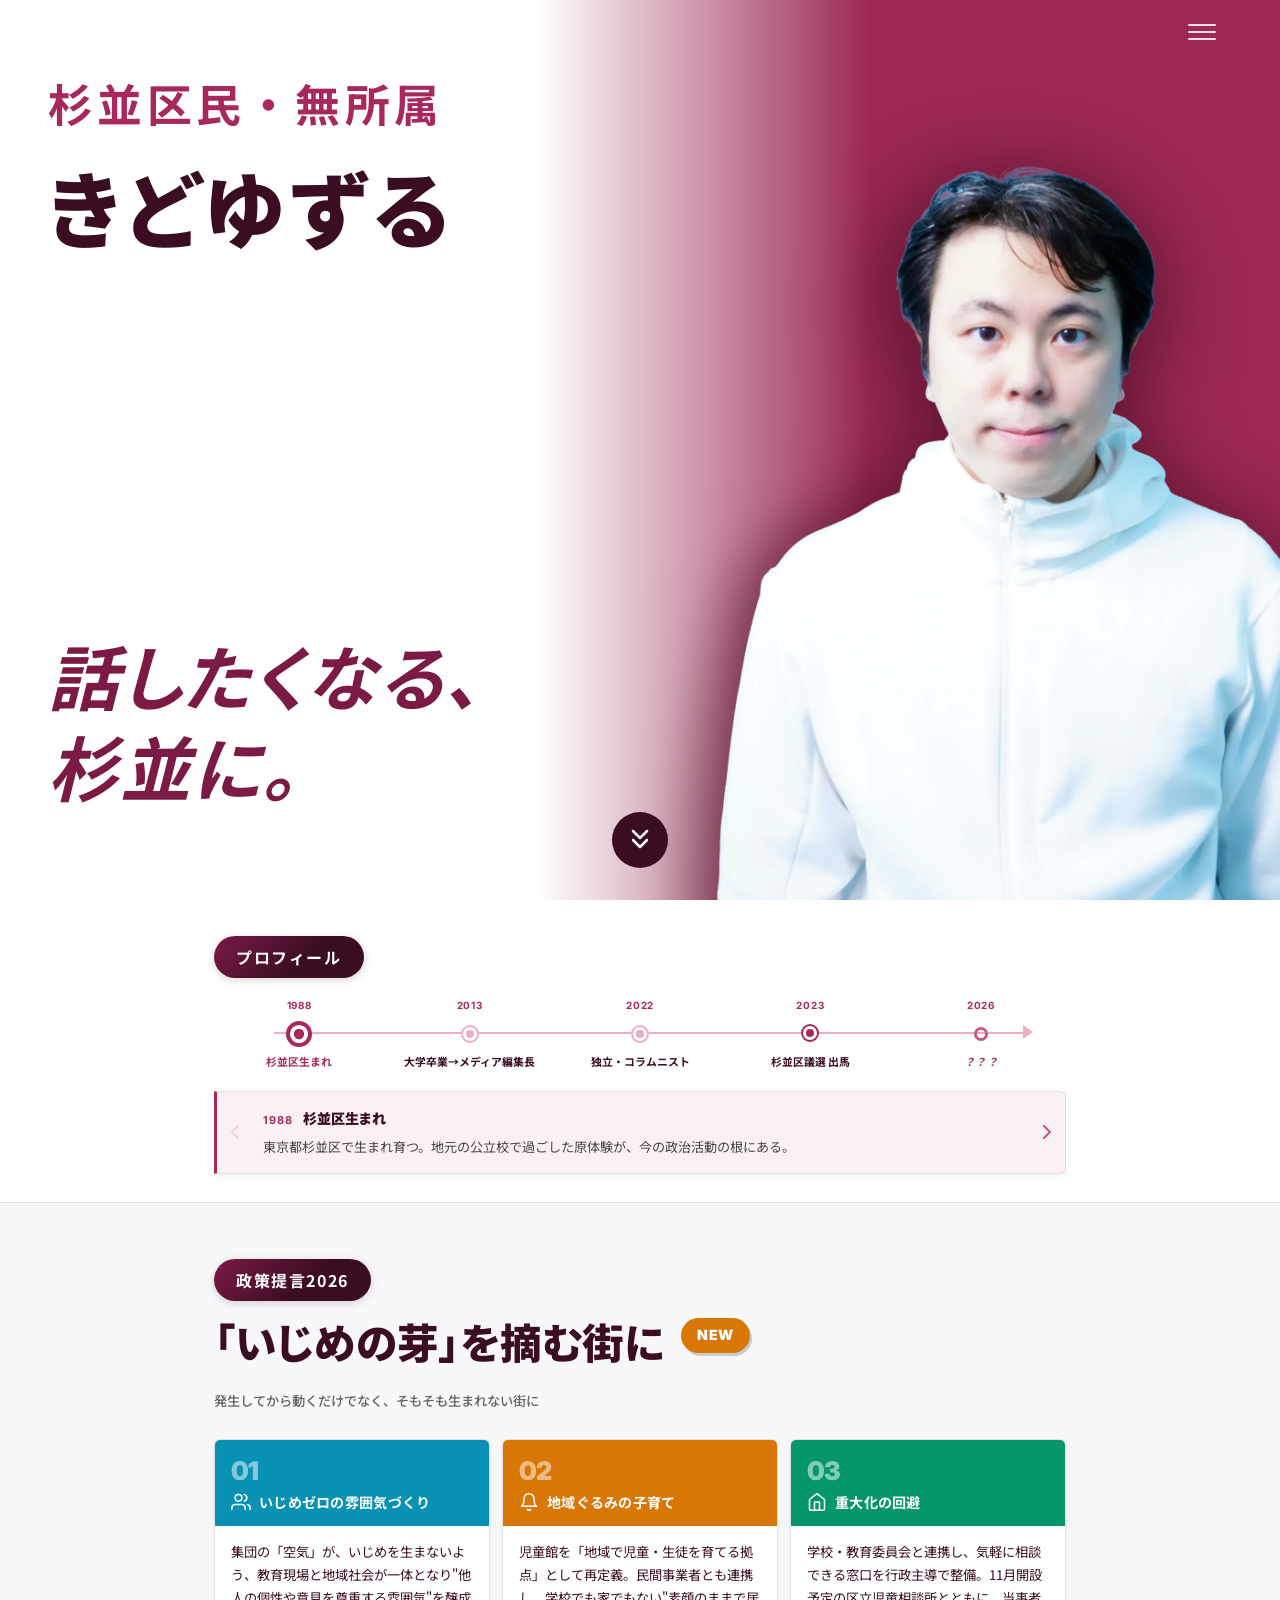
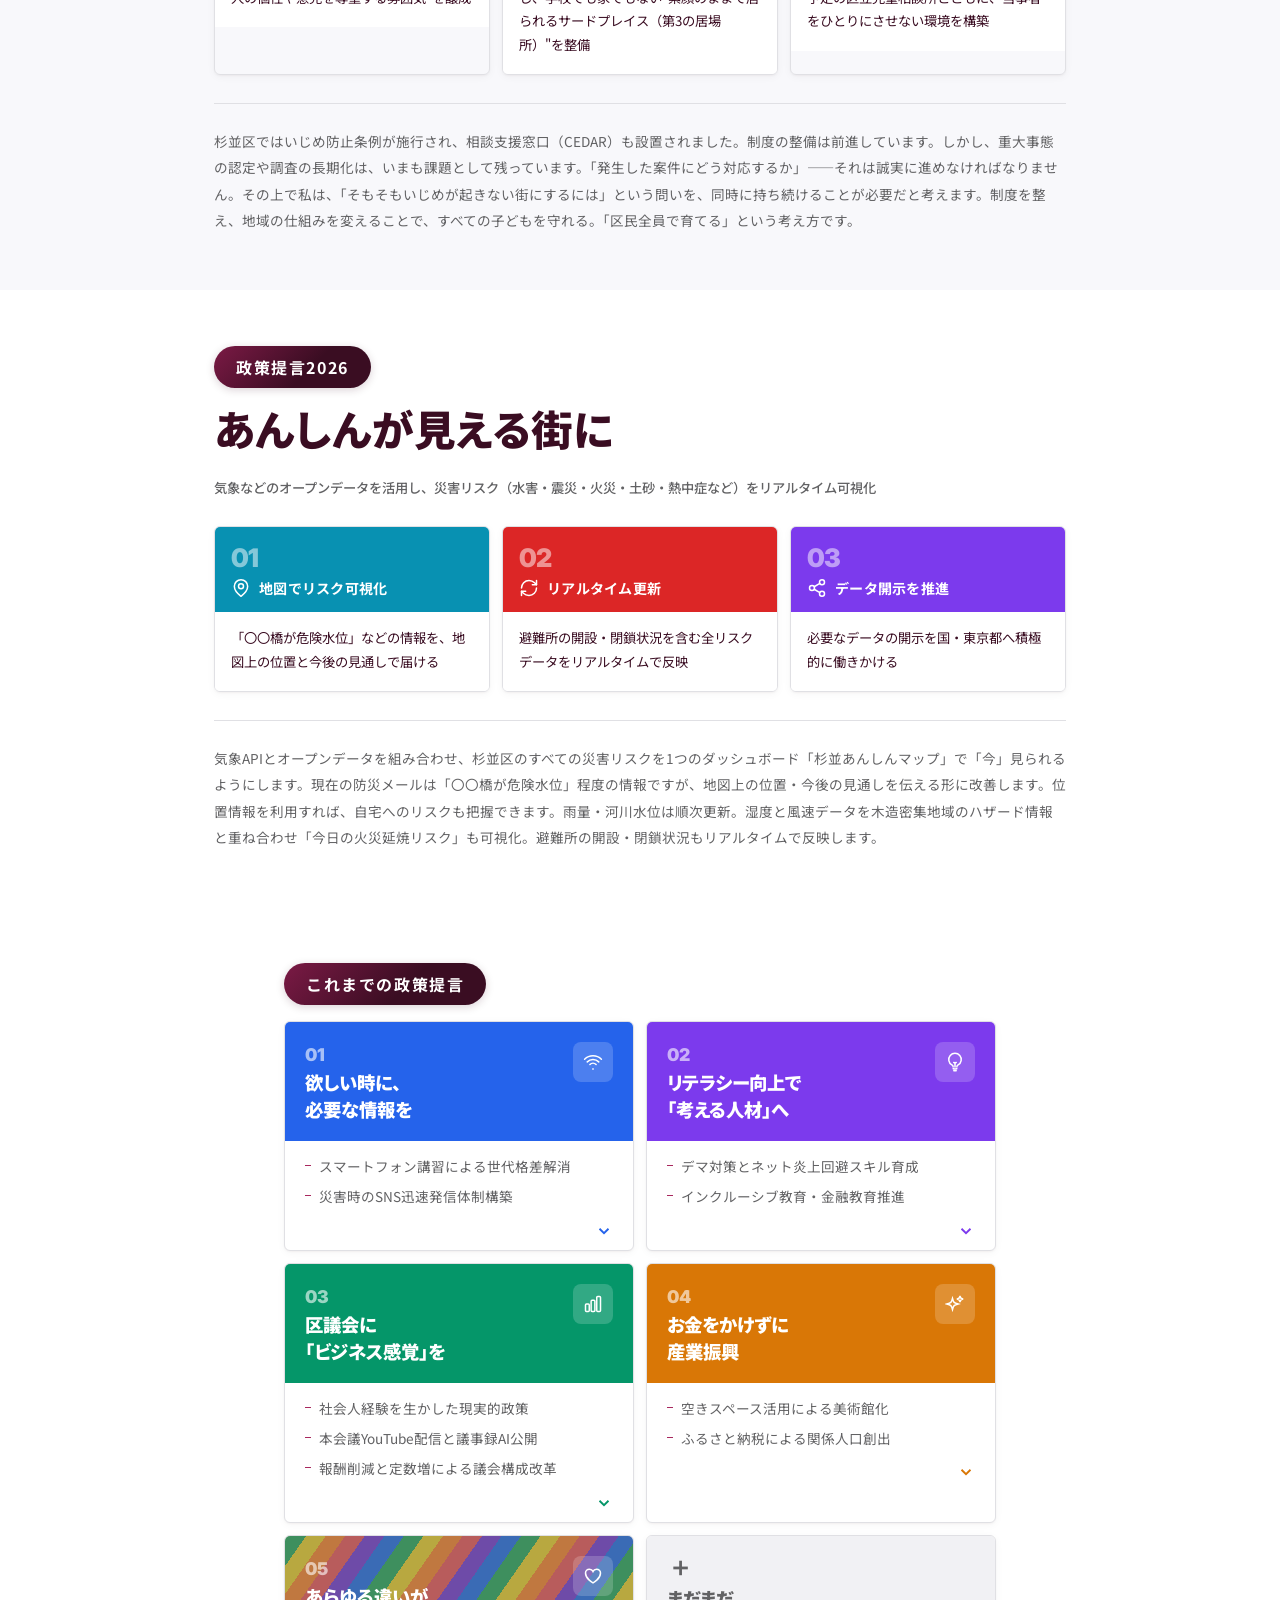
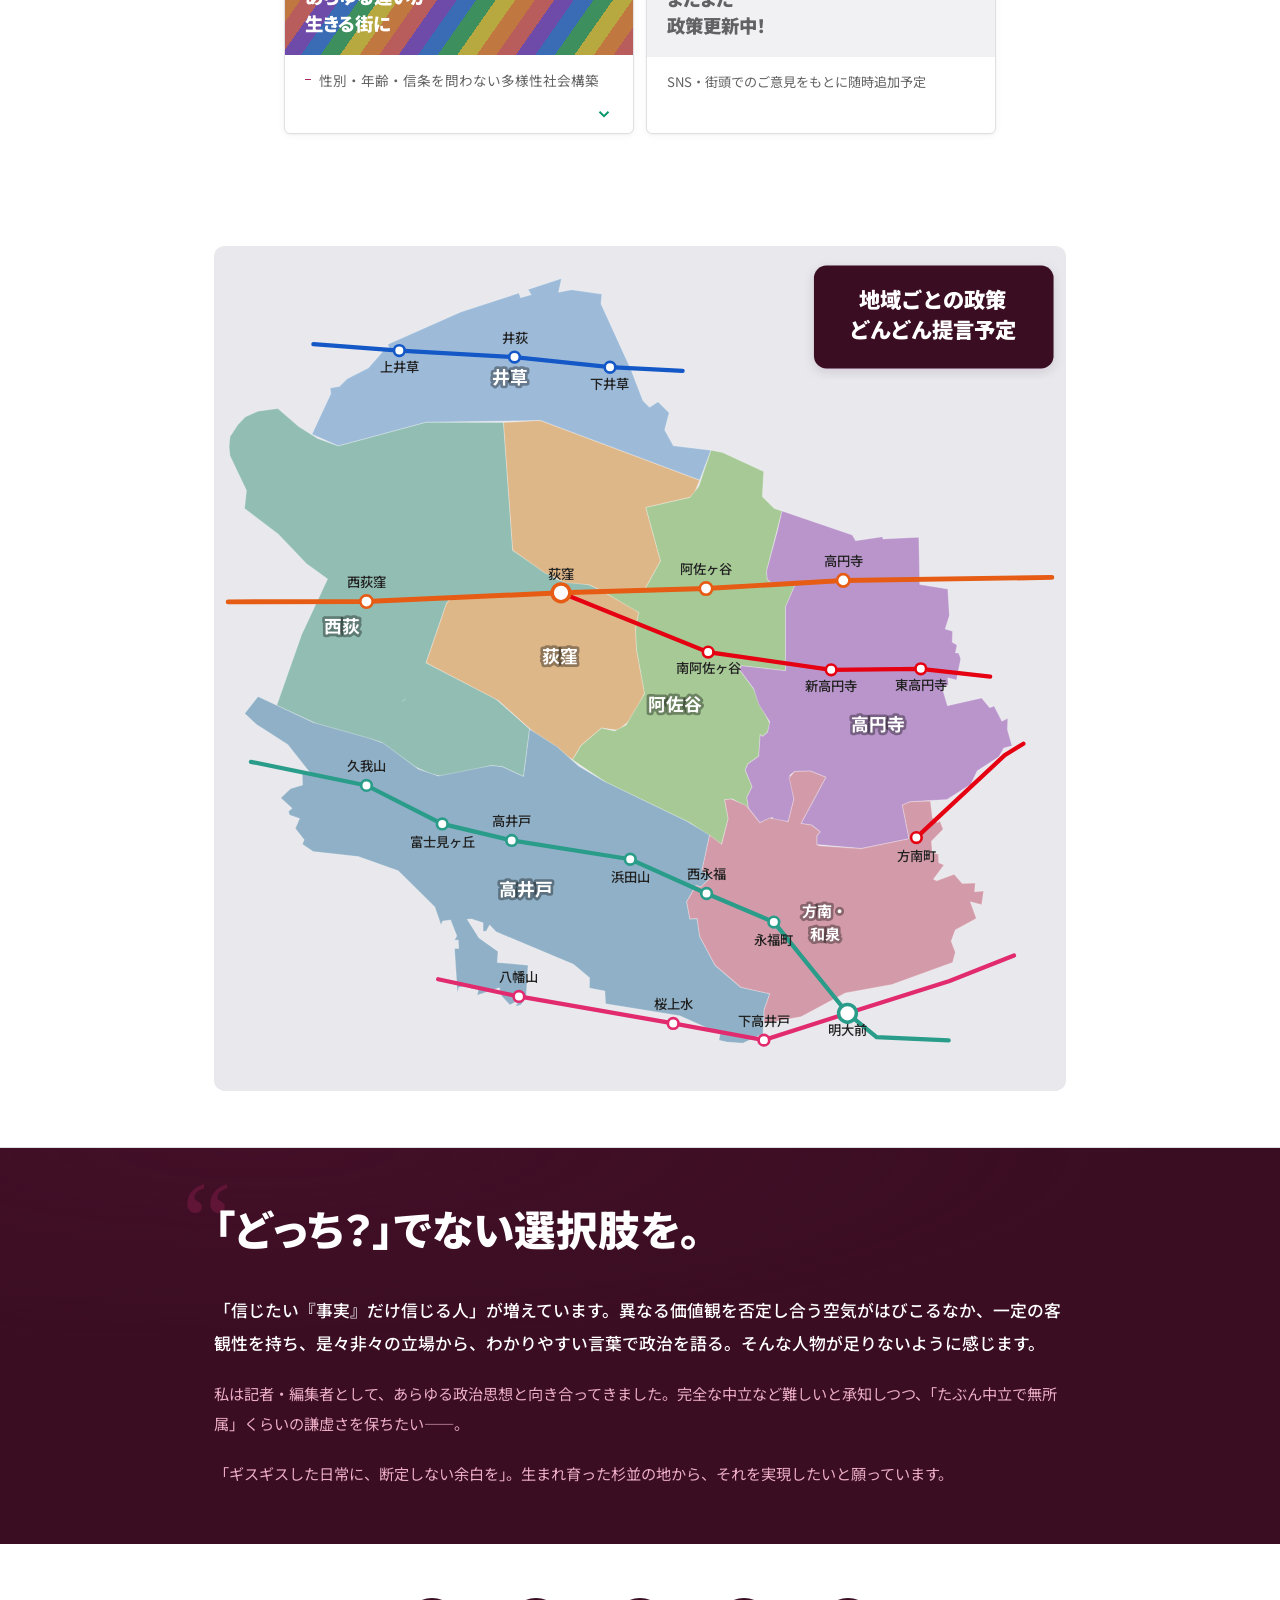
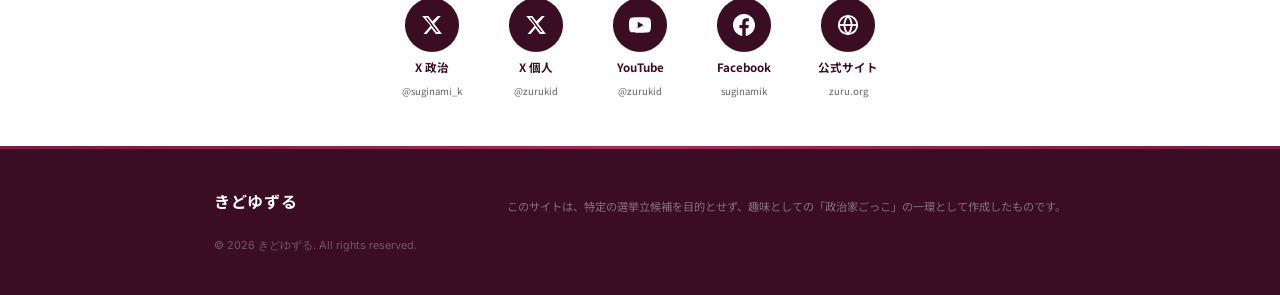
<file: index.html>
<!DOCTYPE html>
<html lang="ja">
<head>
  <meta charset="UTF-8">
  <meta name="viewport" content="width=device-width, initial-scale=1.0">
  <title>きどゆずる｜杉並区民</title>
  <meta name="description" content="きどゆずる（城戸譲）公式サイト。杉並区民・無所属。2023年杉並区議選で落選し、「もしリベンジする日が来るなら」と政策提言を行っている。">
  <link rel="preconnect" href="https://fonts.googleapis.com">
  <link rel="preconnect" href="https://fonts.gstatic.com" crossorigin>
  <link href="https://fonts.googleapis.com/css2?family=Noto+Sans+JP:wght@300;400;500;700;900&family=Inter:wght@400;600;700;800;900&display=swap" rel="stylesheet">
  <link rel="preload" as="image" href="hero2.webp" type="image/webp" fetchpriority="high">
  <link rel="stylesheet" href="style.css?v=30">
</head>
<body>

  <!-- ========== HEADER ========== -->
  <header id="header">
    <div class="header-inner">
      <a href="#" class="logo">きどゆずる</a>
      <nav id="nav">
        <a href="#profile" onclick="closeMenu()">プロフィール</a>
        <a href="#ijime" onclick="closeMenu()">政策提言2026</a>
        <a href="#policies" onclick="closeMenu()">基本政策</a>
        <a href="#area-map" onclick="closeMenu()">地域マップ</a>
        <a href="#philosophy" onclick="closeMenu()">理念</a>
        <a href="#links" onclick="closeMenu()">SNS・リンク</a>
      </nav>
      <button class="menu-btn" id="menuBtn" aria-label="メニューを開く">
        <span></span><span></span><span></span>
      </button>
    </div>
  </header>

  <!-- ========== HERO ========== -->
  <section id="hero">
    <div class="hero-bg-fig">
      <picture>
        <source srcset="hero2.webp" type="image/webp">
        <img src="hero2.png" alt="きどゆずる" fetchpriority="high" decoding="async" onerror="this.style.display='none'">
      </picture>
    </div>
    <div class="hero-content animate-1">
      <p class="hero-role">杉並区民・無所属</p>
      <p class="hero-name-lg">きどゆずる</p>
      <h1 class="hero-catch">話したくなる、<br>杉並に。</h1>
    </div>
  </section>

  <!-- ========== SCROLL HINT (fixed) ========== -->
  <a href="#profile" class="scroll-hint" id="scrollHint" aria-label="プロフィールや政策を見る">
    <svg viewBox="0 0 24 30" fill="none" stroke="currentColor" stroke-width="2.5" stroke-linecap="round" stroke-linejoin="round" width="26" height="30">
      <path d="M5 6l7 7 7-7"/>
      <path d="M5 15l7 7 7-7"/>
    </svg>
  </a>

  <!-- ========== MASCOT (fixed) ========== -->
  <div class="mascot" aria-hidden="true">
    <picture>
      <source srcset="photo.webp" type="image/webp">
      <img src="photo.png" alt="" id="mascotImg" decoding="async">
    </picture>
  </div>

  <!-- ========== PROFILE (timeline strip) ========== -->
  <section id="profile" class="profile-strip">
    <div class="container">
      <span class="sec-tag">プロフィール</span>
      <div class="tl-wrap" id="tlWrap">
        <div class="tl-item" data-detail="東京都杉並区で生まれ育つ。地元の公立校で過ごした原体験が、今の政治活動の根にある。" tabindex="0" role="button">
          <div class="tl-year">1988</div>
          <div class="tl-node"><span class="tl-dot"></span></div>
          <div class="tl-label">杉並区生まれ</div>
        </div>
        <div class="tl-item" data-detail="日本大学法学部新聞学科を卒業後、ネットニュース運営企業に入社。編集長・収益担当部長を歴任し、約10年間インターネット上の情報発信を仕事の中心に置いた。" tabindex="0" role="button">
          <div class="tl-year">2013</div>
          <div class="tl-node"><span class="tl-dot"></span></div>
          <div class="tl-label">大学卒業→メディア編集長</div>
        </div>
        <div class="tl-item" data-detail="フリーランスのコラムニスト・ネットメディア研究家として独立。SNS炎上・メディア論・地方自治を主要テーマに各媒体へ寄稿。" tabindex="0" role="button">
          <div class="tl-year">2022</div>
          <div class="tl-node"><span class="tl-dot"></span></div>
          <div class="tl-label">独立・コラムニスト</div>
        </div>
        <div class="tl-item tl-item--accent" data-detail="杉並区議選に「たぶん無所属」として出馬。既成政党に頼らず、区民の目線で地域課題の解決を訴えた。" tabindex="0" role="button">
          <div class="tl-year">2023</div>
          <div class="tl-node"><span class="tl-dot tl-dot--accent"></span></div>
          <div class="tl-label">杉並区議選 出馬</div>
        </div>
        <div class="tl-item tl-item--future" data-detail="杉並区議補選のタイミングに合わせ、落選経験者の立場から「もし再挑戦するなら」をテーマに政策提言を開始しました。" tabindex="0" role="button">
          <div class="tl-year">2026</div>
          <div class="tl-node"><span class="tl-dot tl-dot--future"></span></div>
          <div class="tl-label">？？？</div>
        </div>
      </div>
      <div class="tl-detail" id="tlDetail" hidden>
        <button class="tl-detail-nav tl-detail-prev" id="tlDetailPrev" aria-label="前の出来事">
          <svg viewBox="0 0 10 16" fill="none" stroke="currentColor" stroke-width="2.2" stroke-linecap="round" stroke-linejoin="round" width="10" height="16"><path d="M8 2L2 8l6 6"/></svg>
        </button>
        <div class="tl-detail-body">
          <div class="tl-detail-meta">
            <span class="tl-detail-year" id="tlDetailYear"></span>
            <strong class="tl-detail-label" id="tlDetailLabel"></strong>
          </div>
          <p class="tl-detail-text" id="tlDetailText"></p>
        </div>
        <button class="tl-detail-nav tl-detail-next" id="tlDetailNext" aria-label="次の出来事">
          <svg viewBox="0 0 10 16" fill="none" stroke="currentColor" stroke-width="2.2" stroke-linecap="round" stroke-linejoin="round" width="10" height="16"><path d="M2 2l6 6-6 6"/></svg>
        </button>
      </div>
    </div>
  </section>

  <!-- ========== IJIME POLICY ========== -->
  <section id="ijime">
    <div class="container">
      <span class="sec-tag">政策提言2026</span>
      <div class="section-title-row">
        <h2 class="section-title">「いじめの芽」を摘む街に</h2>
        <span class="proposal-label">NEW</span>
      </div>

      <div class="anshin-kv fade-in">
        <p class="anshin-sub">発生してから動くだけでなく、そもそも生まれない街に</p>
      </div>

      <div class="ijime-pillars fade-in" style="transition-delay:0.05s">
        <div class="ijime-pillar">
          <div class="ijime-pillar-head">
            <span class="ijime-num">01</span>
            <div class="ijime-icon-row">
              <svg viewBox="0 0 24 24" fill="none" stroke="currentColor" stroke-width="1.8" stroke-linecap="round" stroke-linejoin="round" width="20" height="20"><path d="M17 21v-2a4 4 0 0 0-4-4H5a4 4 0 0 0-4 4v2"/><circle cx="9" cy="7" r="4"/><path d="M23 21v-2a4 4 0 0 0-3-3.87"/><path d="M16 3.13a4 4 0 0 1 0 7.75"/></svg>
              <strong>いじめゼロの雰囲気づくり</strong>
            </div>
          </div>
          <div class="ijime-pillar-body">集団の「空気」が、いじめを生まないよう、教育現場と地域社会が一体となり"他人の個性や意見を尊重する雰囲気"を醸成</div>
        </div>
        <div class="ijime-pillar">
          <div class="ijime-pillar-head">
            <span class="ijime-num">02</span>
            <div class="ijime-icon-row">
              <svg viewBox="0 0 24 24" fill="none" stroke="currentColor" stroke-width="1.8" stroke-linecap="round" stroke-linejoin="round" width="20" height="20"><path d="M18 8A6 6 0 0 0 6 8c0 7-3 9-3 9h18s-3-2-3-9"/><path d="M13.73 21a2 2 0 0 1-3.46 0"/></svg>
              <strong>地域ぐるみの子育て</strong>
            </div>
          </div>
          <div class="ijime-pillar-body">児童館を「地域で児童・生徒を育てる拠点」として再定義。民間事業者とも連携し、学校でも家でもない"素顔のままで居られるサードプレイス（第3の居場所）"を整備</div>
        </div>
        <div class="ijime-pillar">
          <div class="ijime-pillar-head">
            <span class="ijime-num">03</span>
            <div class="ijime-icon-row">
              <svg viewBox="0 0 24 24" fill="none" stroke="currentColor" stroke-width="1.8" stroke-linecap="round" stroke-linejoin="round" width="20" height="20"><path d="M3 9l9-7 9 7v11a2 2 0 0 1-2 2H5a2 2 0 0 1-2-2z"/><polyline points="9 22 9 12 15 12 15 22"/></svg>
              <strong>重大化の回避</strong>
            </div>
          </div>
          <div class="ijime-pillar-body">学校・教育委員会と連携し、気軽に相談できる窓口を行政主導で整備。11月開設予定の区立児童相談所とともに、当事者をひとりにさせない環境を構築</div>
        </div>
      </div>

      <p class="anshin-body fade-in" style="transition-delay:0.15s">
        杉並区ではいじめ防止条例が施行され、相談支援窓口（CEDAR）も設置されました。制度の整備は前進しています。しかし、重大事態の認定や調査の長期化は、いまも課題として残っています。「発生した案件にどう対応するか」——それは誠実に進めなければなりません。その上で私は、「そもそもいじめが起きない街にするには」という問いを、同時に持ち続けることが必要だと考えます。制度を整え、地域の仕組みを変えることで、すべての子どもを守れる。「区民全員で育てる」という考え方です。
      </p>
    </div>
  </section>

  <!-- ========== ANSHIN MAP ========== -->
  <section id="anshin">
    <div class="container">
      <span class="sec-tag">政策提言2026</span>
      <div class="section-title-row">
        <h2 class="section-title">あんしんが見える街に</h2>
      </div>

      <div class="anshin-kv fade-in">
        <p class="anshin-sub">気象などのオープンデータを活用し、災害リスク（水害・震災・火災・土砂・熱中症など）をリアルタイム可視化</p>
      </div>

      <div class="ijime-pillars fade-in" style="transition-delay:0.05s">
        <div class="ijime-pillar">
          <div class="ijime-pillar-head">
            <span class="ijime-num">01</span>
            <div class="ijime-icon-row">
              <svg viewBox="0 0 24 24" fill="none" stroke="currentColor" stroke-width="1.8" stroke-linecap="round" stroke-linejoin="round" width="20" height="20"><path d="M20 10c0 6-8 12-8 12s-8-6-8-12a8 8 0 0 1 16 0Z"/><circle cx="12" cy="10" r="3"/></svg>
              <strong>地図でリスク可視化</strong>
            </div>
          </div>
          <div class="ijime-pillar-body">「〇〇橋が危険水位」などの情報を、地図上の位置と今後の見通しで届ける</div>
        </div>
        <div class="ijime-pillar">
          <div class="ijime-pillar-head">
            <span class="ijime-num">02</span>
            <div class="ijime-icon-row">
              <svg viewBox="0 0 24 24" fill="none" stroke="currentColor" stroke-width="1.8" stroke-linecap="round" stroke-linejoin="round" width="20" height="20"><path d="M3 12a9 9 0 0 1 9-9 9.75 9.75 0 0 1 6.74 2.74L21 8"/><path d="M21 3v5h-5"/><path d="M21 12a9 9 0 0 1-9 9 9.75 9.75 0 0 1-6.74-2.74L3 16"/><path d="M8 16H3v5"/></svg>
              <strong>リアルタイム更新</strong>
            </div>
          </div>
          <div class="ijime-pillar-body">避難所の開設・閉鎖状況を含む全リスクデータをリアルタイムで反映</div>
        </div>
        <div class="ijime-pillar">
          <div class="ijime-pillar-head">
            <span class="ijime-num">03</span>
            <div class="ijime-icon-row">
              <svg viewBox="0 0 24 24" fill="none" stroke="currentColor" stroke-width="1.8" stroke-linecap="round" stroke-linejoin="round" width="20" height="20"><circle cx="18" cy="5" r="3"/><circle cx="6" cy="12" r="3"/><circle cx="18" cy="19" r="3"/><path d="M8.59 13.51l6.83 3.98M15.41 6.51l-6.82 3.98"/></svg>
              <strong>データ開示を推進</strong>
            </div>
          </div>
          <div class="ijime-pillar-body">必要なデータの開示を国・東京都へ積極的に働きかける</div>
        </div>
      </div>

      <p class="anshin-body fade-in" style="transition-delay:0.15s">
        気象APIとオープンデータを組み合わせ、杉並区のすべての災害リスクを1つのダッシュボード「杉並あんしんマップ」で「今」見られるようにします。現在の防災メールは「〇〇橋が危険水位」程度の情報ですが、地図上の位置・今後の見通しを伝える形に改善します。位置情報を利用すれば、自宅へのリスクも把握できます。雨量・河川水位は順次更新。湿度と風速データを木造密集地域のハザード情報と重ね合わせ「今日の火災延焼リスク」も可視化。避難所の開設・閉鎖状況もリアルタイムで反映します。
      </p>
    </div>
  </section>

  <!-- ========== POLICIES ========== -->
  <section id="policies">
    <div class="container">
      <span class="sec-tag">これまでの政策提言</span>
      <div class="policies-grid">

        <article class="policy-card fade-in">
          <div class="policy-card-header">
            <div class="policy-card-htxt">
              <div class="policy-num">01</div>
              <h3>欲しい時に、<br>必要な情報を</h3>
            </div>
            <div class="policy-icon"><svg viewBox="0 0 24 24" fill="none" stroke="currentColor" stroke-width="1.8" stroke-linecap="round" width="20" height="20"><path d="M8.288 15.038a5.25 5.25 0 0 1 7.424 0M5.106 11.856c3.807-3.808 9.98-3.808 13.788 0M1.924 8.674c5.565-5.565 14.587-5.565 20.152 0M12 20.25h.008v.008H12v-.008Z"/></svg></div>
          </div>
          <div class="policy-card-body">
            <ul>
              <li>スマートフォン講習による世代格差解消</li>
              <li>災害時のSNS迅速発信体制構築</li>
            </ul>
            <svg class="policy-chevron" viewBox="0 0 24 24" fill="none" stroke="currentColor" stroke-width="2.5" width="18" height="18"><path d="M6 9l6 6 6-6"/></svg>
          </div>
          <div class="policy-detail">
            <p class="policy-detail-body">ゆうゆう館や地域区民センターのみならず、地元商店や若年層も巻き込んだ「街ぐるみでのデジタル化」を進めます。また、気象警報が発令された際にリアルタイムでSNS発信がされていない現状を改善。防災・防犯情報をより迅速に届けられる体制を整えます。</p>
          </div>
        </article>

        <article class="policy-card fade-in" style="transition-delay: 0.1s">
          <div class="policy-card-header">
            <div class="policy-card-htxt">
              <div class="policy-num">02</div>
              <h3>リテラシー向上で<br>「考える人材」へ</h3>
            </div>
            <div class="policy-icon"><svg viewBox="0 0 24 24" fill="none" stroke="currentColor" stroke-width="1.8" stroke-linecap="round" width="20" height="20"><path d="M12 18v-5.25m0 0a6.01 6.01 0 0 0 1.5-.189m-1.5.189a6.01 6.01 0 0 1-1.5-.189m3.75 7.478a12.06 12.06 0 0 1-4.5 0m3.75 2.383a14.406 14.406 0 0 1-3 0M14.25 18v-.192c0-.983.658-1.823 1.508-2.316a7.5 7.5 0 1 0-7.517 0c.85.493 1.509 1.333 1.509 2.316V18"/></svg></div>
          </div>
          <div class="policy-card-body">
            <ul>
              <li>デマ対策とネット炎上回避スキル育成</li>
              <li>インクルーシブ教育・金融教育推進</li>
            </ul>
            <svg class="policy-chevron" viewBox="0 0 24 24" fill="none" stroke="currentColor" stroke-width="2.5" width="18" height="18"><path d="M6 9l6 6 6-6"/></svg>
          </div>
          <div class="policy-detail">
            <p class="policy-detail-body">デマに踊らされない思考力や、ネット炎上を回避するリテラシーを育成します。インクルーシブ教育とは、障害の有無などあらゆる違いを問わず、ともに学ぶことができる教育スタイルのこと。また、2級ファイナンシャル・プランニング技能士として、成長過程に正しい金融知識を身につけることの重要性を強く感じています。学童クラブ・地域ボランティアで育った立場から、学校以外の居場所も守り続けます。</p>
          </div>
        </article>

        <article class="policy-card fade-in" style="transition-delay: 0.2s">
          <div class="policy-card-header">
            <div class="policy-card-htxt">
              <div class="policy-num">03</div>
              <h3>区議会に<br>「ビジネス感覚」を</h3>
            </div>
            <div class="policy-icon"><svg viewBox="0 0 24 24" fill="none" stroke="currentColor" stroke-width="1.8" stroke-linecap="round" width="20" height="20"><path d="M3 13.125C3 12.504 3.504 12 4.125 12h2.25c.621 0 1.125.504 1.125 1.125v6.75C7.5 20.496 6.996 21 6.375 21h-2.25A1.125 1.125 0 0 1 3 19.875v-6.75ZM9.75 8.625c0-.621.504-1.125 1.125-1.125h2.25c.621 0 1.125.504 1.125 1.125v11.25c0 .621-.504 1.125-1.125 1.125h-2.25a1.125 1.125 0 0 1-1.125-1.125V8.625ZM16.5 4.125c0-.621.504-1.125 1.125-1.125h2.25C20.496 3 21 3.504 21 4.125v15.75c0 .621-.504 1.125-1.125 1.125h-2.25a1.125 1.125 0 0 1-1.125-1.125V4.125Z"/></svg></div>
          </div>
          <div class="policy-card-body">
            <ul>
              <li>社会人経験を生かした現実的政策</li>
              <li>本会議YouTube配信と議事録AI公開</li>
              <li>報酬削減と定数増による議会構成改革</li>
            </ul>
            <svg class="policy-chevron" viewBox="0 0 24 24" fill="none" stroke="currentColor" stroke-width="2.5" width="18" height="18"><path d="M6 9l6 6 6-6"/></svg>
          </div>
          <div class="policy-detail">
            <p class="policy-detail-body">民間で約10年間培ったビジネス感覚を区政に持ち込みます。本会議・委員会はYouTubeで全公開、議事録はAI活用で即日公開。イデオロギーではなく現実路線で、民間活用も積極的に推進します。報酬削減と定数増により、少ない歳費でも多様な背景を持つ議員が参加できる、カラフルな議会を実現します。</p>
          </div>
        </article>

        <article class="policy-card fade-in" style="transition-delay: 0.1s">
          <div class="policy-card-header">
            <div class="policy-card-htxt">
              <div class="policy-num">04</div>
              <h3>お金をかけずに<br>産業振興</h3>
            </div>
            <div class="policy-icon"><svg viewBox="0 0 24 24" fill="none" stroke="currentColor" stroke-width="1.8" stroke-linecap="round" width="20" height="20"><path d="M9.813 15.904 9 18.75l-.813-2.846a4.5 4.5 0 0 0-3.09-3.09L2.25 12l2.846-.813a4.5 4.5 0 0 0 3.09-3.09L9 5.25l.813 2.846a4.5 4.5 0 0 0 3.09 3.09L15.75 12l-2.846.813a4.5 4.5 0 0 0-3.09 3.09ZM18.259 8.715 18 9.75l-.259-1.035a3.375 3.375 0 0 0-2.455-2.456L14.25 6l1.036-.259a3.375 3.375 0 0 0 2.455-2.456L18 2.25l.259 1.035a3.375 3.375 0 0 0 2.456 2.456L21.75 6l-1.035.259a3.375 3.375 0 0 0-2.456 2.456Z"/></svg></div>
          </div>
          <div class="policy-card-body">
            <ul>
              <li>空きスペース活用による美術館化</li>
              <li>ふるさと納税による関係人口創出</li>
            </ul>
            <svg class="policy-chevron" viewBox="0 0 24 24" fill="none" stroke="currentColor" stroke-width="2.5" width="18" height="18"><path d="M6 9l6 6 6-6"/></svg>
          </div>
          <div class="policy-detail">
            <p class="policy-detail-body">空き店舗・空き地など未活用スペースを活用し、杉並区全域をアートの発信拠点に。財源にはふるさと納税を積極活用。「形に残らない体験」を返礼品にすることで、財源確保とシティプロモーションを同時に実現し、区外からの関係人口・寄り道消費を呼び込みます。</p>
          </div>
        </article>

        <article class="policy-card fade-in" style="transition-delay: 0.2s">
          <div class="policy-card-header">
            <div class="policy-card-htxt">
              <div class="policy-num">05</div>
              <h3>あらゆる違いが<br>生きる街に</h3>
            </div>
            <div class="policy-icon"><svg viewBox="0 0 24 24" fill="none" stroke="currentColor" stroke-width="1.8" stroke-linecap="round" width="20" height="20"><path d="M21 8.25c0-2.485-2.099-4.5-4.688-4.5-1.935 0-3.597 1.126-4.312 2.733-.715-1.607-2.377-2.733-4.313-2.733C5.1 3.75 3 5.765 3 8.25c0 7.22 9 12 9 12s9-4.78 9-12Z"/></svg></div>
          </div>
          <div class="policy-card-body">
            <ul>
              <li>性別・年齢・信条を問わない多様性社会構築</li>
            </ul>
            <svg class="policy-chevron" viewBox="0 0 24 24" fill="none" stroke="currentColor" stroke-width="2.5" width="18" height="18"><path d="M6 9l6 6 6-6"/></svg>
          </div>
          <div class="policy-detail">
            <p class="policy-detail-body">性別・年齢・信条・障害の有無などに関わらず、誰もが「自分らしく」いられる街をつくります。あらゆる違いを力に変える、インクルーシブな杉並区を目指します。</p>
          </div>
        </article>

        <article class="policy-card policy-card--comingsoon fade-in" style="transition-delay: 0.3s">
          <div class="policy-card-header">
            <div class="policy-card-htxt">
              <div class="policy-num">＋</div>
              <h3>まだまだ<br>政策更新中！</h3>
            </div>
          </div>
          <div class="policy-card-body">
            <p class="policy-comingsoon-text">SNS・街頭でのご意見をもとに随時追加予定</p>
          </div>
        </article>

      </div>
    </div>
  </section>

  <!-- ========== AREA MAP ========== -->
  <section id="area-map">
    <div class="container">
      <div class="area-map-wrap fade-in" style="transition-delay:0.06s">
          <svg id="suginami-map" viewBox="0 0 480 476" xmlns="http://www.w3.org/2000/svg" aria-label="杉並区7地域マップ">
            <rect width="480" height="476" fill="#E8E8ED" rx="6"/>
            <path class="area-region" data-area="ikusa" fill="#9DBBD9" d="M234.9,69.6L218.0,32.5L218.5,27.1L201.6,24.7L194.1,26.1L195.8,18.3L176.9,24.5L178.7,27.5L172.7,29.2L171.8,26.5L139.0,37.2L98.0,55.4L98.7,58.2L95.7,58.7L86.9,68.8L75.0,74.8L70.6,79.2L65.5,80.0L65.8,83.2L55.2,106.0L70.1,112.7L119.7,99.3L183.8,98.3L273.6,132.0L280.0,115.1L258.8,112.5L253.9,103.7L256.4,94.0L250.2,87.8L245.4,90.9L241.6,87.0L234.9,69.6Z"/>
            <path class="area-region" data-area="nishiogi" fill="#91BDB2" d="M47.9,101.9L36.0,91.6L24.7,93.1L17.5,96.4L13.3,100.8L9.0,107.4L8.5,113.2L9.0,118.1L18.3,137.8L17.2,147.9L36.1,162.2L52.1,179.0L64.0,187.6L49.4,218.9L35.3,258.9L58.0,269.3L93.8,279.4L113.1,293.4L122.2,297.5L128.8,298.9L137.3,297.7L156.3,292.7L162.5,293.4L174.4,298.9L177.8,272.1L158.8,255.1L119.5,234.8L130.9,201.6L134.3,197.3L218.7,194.4L211.4,190.8L193.8,188.2L168.3,171.4L163.1,99.4L119.7,99.3L70.1,112.7L58.4,108.5L47.9,101.9Z M107.7,255.3L106.3,256.6L107.7,255.3Z"/>
            <path class="area-region" data-area="ogikubo" fill="#DEB789" d="M183.8,98.3L163.1,99.4L168.3,171.4L186.3,184.1L197.7,189.6L211.4,190.8L218.7,194.4L242.6,193.7L251.6,177.5L243.3,147.3L269.8,141.2L273.6,132.0L183.8,98.3Z M139.1,197.1L134.3,197.3L130.9,201.6L119.5,234.8L160.2,256.1L181.5,275.2L202.0,289.5L206.7,281.5L218.3,271.6L227.7,272.8L235.7,266.2L242.6,251.8L238.1,227.6L237.5,215.9L239.3,206.4L235.7,203.7L218.7,194.4L139.1,197.1Z"/>
            <path class="area-region" data-area="asagaya" fill="#A6C995" d="M268.1,141.7L243.3,147.3L251.6,177.5L242.6,193.7L218.7,194.4L239.3,206.4L237.5,215.9L238.1,227.6L242.6,252.2L232.2,269.8L225.7,273.2L218.3,271.6L206.7,281.5L202.0,289.5L221.2,302.4L268.3,325.1L285.8,337.3L289.7,322.6L287.7,312.0L292.0,311.6L301.1,316.6L300.2,310.6L303.2,304.7L299.3,295.2L300.9,291.7L306.9,287.5L307.7,275.3L309.1,276.3L311.9,273.9L313.1,269.0L304.1,249.5L296.1,238.7L297.1,236.5L322.0,239.3L322.0,203.3L327.6,190.4L315.1,190.9L311.7,187.8L311.3,183.2L320.0,149.3L315.7,147.9L308.9,141.1L309.7,127.0L286.5,116.3L280.0,115.1L273.1,135.5L268.1,141.7Z"/>
            <path class="area-region" data-area="koenji" fill="#B995CB" d="M317.5,160.1L311.3,183.2L311.7,187.8L315.1,190.9L327.6,190.4L322.0,203.3L322.0,239.3L297.1,236.5L296.1,238.7L304.1,249.5L306.8,258.0L313.1,268.1L311.9,273.9L309.1,276.3L307.7,275.3L306.9,287.5L300.9,291.7L299.3,295.2L303.2,304.7L300.2,310.6L301.1,316.6L307.5,324.9L314.7,321.8L314.9,323.4L323.5,324.3L326.7,311.6L324.4,298.2L327.0,296.1L335.9,295.8L344.7,299.3L330.7,325.4L336.5,326.2L341.5,330.0L339.6,332.3L339.6,337.2L364.7,339.5L391.6,334.0L387.8,315.0L392.2,313.1L413.0,311.8L426.4,303.3L429.9,295.8L442.2,287.8L445.0,282.8L449.6,281.6L447.0,272.6L447.2,266.1L443.9,267.7L439.5,259.1L437.0,260.1L432.5,254.6L413.2,259.0L410.0,248.1L413.7,247.4L413.4,243.2L418.3,244.5L420.7,232.5L419.5,229.3L417.7,229.3L418.6,224.8L415.9,223.3L416.1,217.0L411.9,215.8L414.3,208.2L413.4,193.2L397.6,190.7L397.1,164.1L376.8,165.1L376.7,163.8L361.5,166.0L359.6,162.8L320.0,149.3L317.5,160.1Z"/>
            <path class="area-region" data-area="takaido" fill="#8FB0C6" d="M88.0,277.5L56.0,268.5L24.8,253.8L17.3,263.4L23.8,269.5L41.5,280.8L55.2,298.2L49.7,297.1L49.9,303.6L43.0,305.8L37.6,311.0L44.0,316.8L41.9,318.6L42.6,320.6L48.2,322.5L45.8,328.2L50.8,334.5L49.8,337.0L55.8,341.1L81.3,343.9L103.8,352.0L124.4,372.4L127.9,382.5L128.9,380.3L133.3,379.7L136.8,388.7L135.4,391.2L137.6,391.0L137.9,395.8L135.5,395.8L137.1,420.6L138.0,417.6L144.6,416.3L144.8,418.5L148.9,418.9L148.3,422.1L160.7,417.9L162.1,422.7L166.7,427.6L171.8,424.8L169.9,428.5L173.0,427.5L175.9,422.8L176.9,405.2L159.6,403.6L160.0,397.4L149.3,389.8L142.6,379.3L145.1,379.2L151.6,381.3L151.6,386.1L153.3,386.1L155.3,382.6L158.9,386.4L202.5,404.6L211.6,412.2L211.5,418.0L220.2,419.7L220.6,426.9L262.4,433.7L285.1,443.8L284.5,447.5L289.0,448.5L297.9,449.1L309.3,443.8L309.9,430.4L313.1,421.3L296.8,417.6L282.3,405.2L273.6,388.9L272.2,378.9L268.1,379.1L266.3,369.5L271.6,360.3L274.2,361.2L280.3,355.3L274.9,351.9L279.2,331.9L266.7,324.2L219.8,301.6L205.6,293.1L193.5,282.3L177.8,272.1L174.4,298.9L162.5,293.4L156.3,292.7L126.5,298.6L115.0,294.6L95.5,280.2L88.0,277.5Z"/>
            <path class="area-region" data-area="honan" fill="#D39BA9" d="M313.0,322.2L307.5,324.9L299.8,315.2L291.4,311.5L287.7,312.0L289.7,322.6L286.0,337.1L279.2,331.9L274.9,351.9L280.3,355.3L274.2,361.2L271.6,360.3L266.3,369.5L268.1,379.1L272.2,378.9L273.6,388.9L282.3,405.2L296.8,417.6L313.1,421.3L309.9,430.4L309.9,438.0L330.7,434.3L355.7,420.9L382.0,416.1L416.1,403.7L417.7,397.9L415.3,391.7L417.6,385.4L429.5,378.9L426.1,369.5L432.5,371.1L433.6,363.4L428.5,363.8L428.9,358.9L421.6,359.2L417.0,353.9L407.2,357.6L405.3,356.8L411.3,348.7L408.3,347.4L408.1,342.7L404.7,341.8L404.2,335.3L410.8,328.6L409.0,324.0L407.2,324.9L406.9,322.7L404.8,322.4L403.6,312.7L392.2,313.1L387.8,315.0L391.6,334.0L364.7,339.5L341.0,337.9L339.6,337.2L339.6,332.3L341.5,330.0L336.5,326.2L330.7,325.4L344.7,299.3L335.9,295.8L327.0,296.1L324.0,299.6L326.7,311.6L323.5,324.3L313.0,322.2Z"/>
            <path class="train-line train-chuo" d="M8.0,200.5L85.9,200.3L195.5,195.4L277.2,193.0L354.5,188.4L472.0,186.7"/>
            <path class="train-line train-seibu" d="M264.0,70.4L223.1,68.3L169.3,62.6L104.4,58.9L56.0,55.3"/>
            <path class="train-line train-keio" d="M20.8,290.6L85.9,303.9L128.6,325.6L167.7,334.9L234.5,345.5L277.5,364.8L315.4,380.9L356.9,432.3L373.3,445.7L413.9,447.6"/>
            <path class="train-line train-marunouchi" d="M195.5,195.4L278.4,228.8L347.7,238.8L398.2,238.2L437.3,242.6"/>
            <path class="train-line train-marunouchi" d="M395.7,333.3L445.5,286.9L456.0,280.4"/>
            <path class="train-line train-keio-main" d="M126.3,413.1L171.8,422.8L258.7,438.0L309.8,447.4L356.9,432.3L414.4,414.1L450.7,399.7"/>
            <circle cx="85.9" cy="200.3" r="3.5" fill="#fff" stroke="#E65C14" stroke-width="1.5"/>
            <text x="85.9" y="192.3" class="station-label" text-anchor="middle">西荻窪</text>
            <circle cx="195.5" cy="195.4" r="5" fill="#fff" stroke="#E65C14" stroke-width="2"/>
            <text x="195.5" y="187.4" class="station-label" text-anchor="middle">荻窪</text>
            <circle cx="277.2" cy="193.0" r="3.5" fill="#fff" stroke="#E65C14" stroke-width="1.5"/>
            <text x="277.2" y="185.0" class="station-label" text-anchor="middle">阿佐ヶ谷</text>
            <circle cx="354.5" cy="188.4" r="3.5" fill="#fff" stroke="#E65C14" stroke-width="1.5"/>
            <text x="354.5" y="180.4" class="station-label" text-anchor="middle">高円寺</text>
            <circle cx="223.1" cy="68.3" r="3" fill="#fff" stroke="#1458C8" stroke-width="1.5"/>
            <text x="223.1" y="80.3" class="station-label" text-anchor="middle">下井草</text>
            <circle cx="169.3" cy="62.6" r="3" fill="#fff" stroke="#1458C8" stroke-width="1.5"/>
            <text x="169.3" y="54.6" class="station-label" text-anchor="middle">井荻</text>
            <circle cx="104.4" cy="58.9" r="3" fill="#fff" stroke="#1458C8" stroke-width="1.5"/>
            <text x="104.4" y="70.9" class="station-label" text-anchor="middle">上井草</text>
            <circle cx="85.9" cy="303.9" r="3" fill="#fff" stroke="#2A9D8A" stroke-width="1.5"/>
            <text x="85.9" y="295.9" class="station-label" text-anchor="middle">久我山</text>
            <circle cx="128.6" cy="325.6" r="3" fill="#fff" stroke="#2A9D8A" stroke-width="1.5"/>
            <text x="128.6" y="338.6" class="station-label" text-anchor="middle">富士見ヶ丘</text>
            <circle cx="167.7" cy="334.9" r="3" fill="#fff" stroke="#2A9D8A" stroke-width="1.5"/>
            <text x="167.7" y="326.9" class="station-label" text-anchor="middle">高井戸</text>
            <circle cx="234.5" cy="345.5" r="3" fill="#fff" stroke="#2A9D8A" stroke-width="1.5"/>
            <text x="234.5" y="358.5" class="station-label" text-anchor="middle">浜田山</text>
            <circle cx="277.5" cy="364.8" r="3" fill="#fff" stroke="#2A9D8A" stroke-width="1.5"/>
            <text x="277.5" y="356.8" class="station-label" text-anchor="middle">西永福</text>
            <circle cx="315.4" cy="380.9" r="3" fill="#fff" stroke="#2A9D8A" stroke-width="1.5"/>
            <text x="315.4" y="393.9" class="station-label" text-anchor="middle">永福町</text>
            <circle cx="356.9" cy="432.3" r="5" fill="#fff" stroke="#2A9D8A" stroke-width="2"/>
            <text x="356.9" y="444.3" class="station-label" text-anchor="middle">明大前</text>
            <circle cx="278.4" cy="228.8" r="3" fill="#fff" stroke="#E50012" stroke-width="1.5"/>
            <text x="278.4" y="240.8" class="station-label" text-anchor="middle">南阿佐ヶ谷</text>
            <circle cx="347.7" cy="238.8" r="3" fill="#fff" stroke="#E50012" stroke-width="1.5"/>
            <text x="347.7" y="250.8" class="station-label" text-anchor="middle">新高円寺</text>
            <circle cx="398.2" cy="238.2" r="3" fill="#fff" stroke="#E50012" stroke-width="1.5"/>
            <text x="398.2" y="250.2" class="station-label" text-anchor="middle">東高円寺</text>
            <circle cx="395.7" cy="333.3" r="3" fill="#fff" stroke="#E50012" stroke-width="1.5"/>
            <text x="395.7" y="346.3" class="station-label" text-anchor="middle">方南町</text>
            <circle cx="309.8" cy="447.4" r="3" fill="#fff" stroke="#E22B6E" stroke-width="1.5"/>
            <text x="309.8" y="439.4" class="station-label" text-anchor="middle">下高井戸</text>
            <circle cx="258.7" cy="438.0" r="3" fill="#fff" stroke="#E22B6E" stroke-width="1.5"/>
            <text x="258.7" y="430.0" class="station-label" text-anchor="middle">桜上水</text>
            <circle cx="171.8" cy="422.8" r="3" fill="#fff" stroke="#E22B6E" stroke-width="1.5"/>
            <text x="171.8" y="414.8" class="station-label" text-anchor="middle">八幡山</text>
            <text class="area-label" x="167.0" y="78.0" text-anchor="middle">井草</text>
            <text class="area-label" x="72.0" y="218.0" text-anchor="middle">西荻</text>
            <text class="area-label" x="195.0" y="235.0" text-anchor="middle">荻窪</text>
            <text class="area-label" x="260.0" y="262.0" text-anchor="middle">阿佐谷</text>
            <text class="area-label" x="374.0" y="273.0" text-anchor="middle">高円寺</text>
            <text class="area-label" x="176.0" y="366.0" text-anchor="middle">高井戸</text>
            <text class="area-label area-label-sm" x="344.0" y="378.0" text-anchor="middle">方南・</text>
            <text class="area-label area-label-sm" x="344.0" y="391.0" text-anchor="middle">和泉</text>
            <defs>
              <filter id="hdr-shadow" x="-10%" y="-10%" width="120%" height="120%">
                <feDropShadow dx="0" dy="2" stdDeviation="3" flood-color="#3A0D22" flood-opacity="0.13"/>
              </filter>
            </defs>
            <!-- Section header card -->
            <rect x="338" y="11" width="135" height="58" rx="7" fill="#3A0D22" filter="url(#hdr-shadow)" pointer-events="none"/>
            <text x="405" y="35" text-anchor="middle" font-family="'Noto Sans JP',sans-serif" font-size="12" font-weight="900" fill="#fff" pointer-events="none">地域ごとの政策</text>
            <text x="405" y="52" text-anchor="middle" font-family="'Noto Sans JP',sans-serif" font-size="12" font-weight="900" fill="#fff" pointer-events="none">どんどん提言予定</text>
          </svg>
      </div>
      <div id="area-overlay" class="area-overlay" hidden>
        <div class="area-overlay-backdrop" id="area-overlay-backdrop"></div>
        <div class="area-overlay-sheet">
          <button class="area-overlay-close" id="area-overlay-close" aria-label="閉じる">✕</button>
          <div class="area-panel-header">
            <h3 id="area-panel-name"></h3>
            <p id="area-panel-sub"></p>
          </div>
          <div class="area-pairs" id="area-panel-pairs"></div>
        </div>
      </div>
    </div>
  </section>

  <!-- ========== PHILOSOPHY ========== -->
  <section id="philosophy">
    <div class="container">
      <h2 class="section-title">「どっち？」でない選択肢を。</h2>
      <div class="philosophy-body fade-in">
        <p>「信じたい『事実』だけ信じる人」が増えています。異なる価値観を否定し合う空気がはびこるなか、一定の客観性を持ち、是々非々の立場から、わかりやすい言葉で政治を語る。そんな人物が足りないように感じます。</p>
        <p>私は記者・編集者として、あらゆる政治思想と向き合ってきました。完全な中立など難しいと承知しつつ、「たぶん中立で無所属」くらいの謙虚さを保ちたい——。</p>
        <p>「ギスギスした日常に、断定しない余白を」。生まれ育った杉並の地から、それを実現したいと願っています。</p>
      </div>
    </div>
  </section>

  <!-- ========== LINKS ========== -->
  <section id="links">
    <div class="container">
      <div class="sns-grid">

        <a href="https://x.com/suginami_k" class="sns-item fade-in" target="_blank" rel="noopener">
          <div class="sns-icon">
            <svg viewBox="0 0 24 24" fill="currentColor" width="22" height="22"><path d="M18.244 2.25h3.308l-7.227 8.26 8.502 11.24H16.17l-4.714-6.231-5.401 6.231H2.744l7.73-8.835L1.254 2.25H8.08l4.261 5.633 5.903-5.633Zm-1.161 17.52h1.833L7.084 4.126H5.117z"/></svg>
          </div>
          <div class="sns-name">X 政治</div>
          <div class="sns-handle">@suginami_k</div>
        </a>

        <a href="https://x.com/zurukid" class="sns-item fade-in" target="_blank" rel="noopener" style="transition-delay:0.05s">
          <div class="sns-icon">
            <svg viewBox="0 0 24 24" fill="currentColor" width="22" height="22"><path d="M18.244 2.25h3.308l-7.227 8.26 8.502 11.24H16.17l-4.714-6.231-5.401 6.231H2.744l7.73-8.835L1.254 2.25H8.08l4.261 5.633 5.903-5.633Zm-1.161 17.52h1.833L7.084 4.126H5.117z"/></svg>
          </div>
          <div class="sns-name">X 個人</div>
          <div class="sns-handle">@zurukid</div>
        </a>

        <a href="https://www.youtube.com/@zurukid" class="sns-item fade-in" target="_blank" rel="noopener" style="transition-delay:0.1s">
          <div class="sns-icon">
            <svg viewBox="0 0 24 24" fill="currentColor" width="22" height="22"><path d="M23.498 6.186a3.016 3.016 0 0 0-2.122-2.136C19.505 3.545 12 3.545 12 3.545s-7.505 0-9.377.505A3.017 3.017 0 0 0 .502 6.186C0 8.07 0 12 0 12s0 3.93.502 5.814a3.016 3.016 0 0 0 2.122 2.136c1.871.505 9.376.505 9.376.505s7.505 0 9.377-.505a3.015 3.015 0 0 0 2.122-2.136C24 15.93 24 12 24 12s0-3.93-.502-5.814zM9.545 15.568V8.432L15.818 12l-6.273 3.568z"/></svg>
          </div>
          <div class="sns-name">YouTube</div>
          <div class="sns-handle">@zurukid</div>
        </a>

        <a href="https://www.facebook.com/suginamik/" class="sns-item fade-in" target="_blank" rel="noopener" style="transition-delay:0.15s">
          <div class="sns-icon">
            <svg viewBox="0 0 24 24" fill="currentColor" width="22" height="22"><path d="M24 12.073c0-6.627-5.373-12-12-12s-12 5.373-12 12c0 5.99 4.388 10.954 10.125 11.854v-8.385H7.078v-3.47h3.047V9.43c0-3.007 1.792-4.669 4.533-4.669 1.312 0 2.686.235 2.686.235v2.953H15.83c-1.491 0-1.956.925-1.956 1.874v2.25h3.328l-.532 3.47h-2.796v8.385C19.612 23.027 24 18.062 24 12.073z"/></svg>
          </div>
          <div class="sns-name">Facebook</div>
          <div class="sns-handle">suginamik</div>
        </a>

        <a href="https://zuru.org/" class="sns-item fade-in" target="_blank" rel="noopener" style="transition-delay:0.2s">
          <div class="sns-icon">
            <svg viewBox="0 0 24 24" fill="none" stroke="currentColor" stroke-width="2" width="22" height="22"><circle cx="12" cy="12" r="10"/><line x1="2" y1="12" x2="22" y2="12"/><path d="M12 2a15.3 15.3 0 0 1 4 10 15.3 15.3 0 0 1-4 10 15.3 15.3 0 0 1-4-10 15.3 15.3 0 0 1 4-10z"/></svg>
          </div>
          <div class="sns-name">公式サイト</div>
          <div class="sns-handle">zuru.org</div>
        </a>

      </div>
    </div>
  </section>

  <!-- ========== FOOTER ========== -->
  <footer>
    <div class="container">
      <div class="footer-inner">
        <div class="footer-logo">きどゆずる</div>
        <nav class="footer-nav">
          <a href="#profile">プロフィール</a>
          <a href="#ijime">政策提言2026</a>
          <a href="#policies">基本政策</a>
          <a href="#area-map">地域マップ</a>
          <a href="#philosophy">理念</a>
          <a href="#links">SNS・リンク</a>
        </nav>
        <p class="footer-disclaimer">このサイトは、特定の選挙立候補を目的とせず、趣味としての「政治家ごっこ」の一環として作成したものです。</p>
        <p class="footer-copy">© 2026 きどゆずる. All rights reserved.</p>
      </div>
    </div>
  </footer>

  <script>
    // Header shrink on scroll + mascot / scroll-hint toggle
    const header = document.getElementById('header');
    const scrollHint = document.getElementById('scrollHint');
    const mascotImg = document.getElementById('mascotImg');
    window.addEventListener('scroll', () => {
      const past = window.scrollY > window.innerHeight * 0.4;
      header.classList.toggle('scrolled', past);
      scrollHint.classList.toggle('hidden', past);
      mascotImg.classList.toggle('visible', past);
    }, { passive: true });

    // Mascot jump on click
    const mascot = document.querySelector('.mascot');
    mascot.addEventListener('click', () => {
      if (mascotImg.classList.contains('jumping')) return;
      mascotImg.classList.add('jumping');
      mascotImg.addEventListener('animationend', () => {
        mascotImg.classList.remove('jumping');
      }, { once: true });
    });

    // Mobile menu
    const menuBtn = document.getElementById('menuBtn');
    const nav = document.getElementById('nav');
    menuBtn.addEventListener('click', () => {
      const isOpen = nav.classList.toggle('open');
      menuBtn.classList.toggle('active', isOpen);
      menuBtn.setAttribute('aria-label', isOpen ? 'メニューを閉じる' : 'メニューを開く');
    });
    function closeMenu() {
      nav.classList.remove('open');
      menuBtn.classList.remove('active');
    }

    // Intersection Observer for fade-in
    const observer = new IntersectionObserver((entries) => {
      entries.forEach(e => {
        if (e.isIntersecting) {
          e.target.classList.add('visible');
          observer.unobserve(e.target);
        }
      });
    }, { threshold: 0.12 });

    document.querySelectorAll('.fade-in').forEach(el => observer.observe(el));

    // Policy accordion
    document.querySelectorAll('.policy-card').forEach(card => {
      card.addEventListener('click', () => card.classList.toggle('open'));
    });

    // Interactive timeline
    (function() {
      var items = Array.prototype.slice.call(document.querySelectorAll('.tl-item'));
      var detail = document.getElementById('tlDetail');
      var detailYear = document.getElementById('tlDetailYear');
      var detailLabel = document.getElementById('tlDetailLabel');
      var detailText = document.getElementById('tlDetailText');
      var prevBtn = document.getElementById('tlDetailPrev');
      var nextBtn = document.getElementById('tlDetailNext');
      var activeIdx = -1;

      function openDetail(idx) {
        if (activeIdx >= 0) items[activeIdx].classList.remove('tl-item--active');
        activeIdx = idx;
        var item = items[idx];
        item.classList.add('tl-item--active');
        detailYear.textContent = item.querySelector('.tl-year').textContent.trim();
        detailLabel.textContent = item.querySelector('.tl-label').textContent.trim();
        detailText.textContent = item.dataset.detail || '';
        detail.hidden = false;
        if (prevBtn) prevBtn.disabled = (idx === 0);
        if (nextBtn) nextBtn.disabled = (idx === items.length - 1);
        item.scrollIntoView({ behavior: 'smooth', block: 'nearest', inline: 'center' });
      }

      items.forEach(function(item, i) {
        item.addEventListener('click', function() { openDetail(i); });
        item.addEventListener('keydown', function(e) {
          if (e.key === 'Enter' || e.key === ' ') { e.preventDefault(); openDetail(i); }
        });
      });

      if (prevBtn) prevBtn.addEventListener('click', function() { if (activeIdx > 0) openDetail(activeIdx - 1); });
      if (nextBtn) nextBtn.addEventListener('click', function() { if (activeIdx < items.length - 1) openDetail(activeIdx + 1); });

      // スワイプでタイムライン遷移
      var swipeStartX = 0, swipeStartY = 0;
      detail.addEventListener('touchstart', function(e) {
        swipeStartX = e.touches[0].clientX;
        swipeStartY = e.touches[0].clientY;
      }, { passive: true });
      detail.addEventListener('touchend', function(e) {
        var dx = e.changedTouches[0].clientX - swipeStartX;
        var dy = e.changedTouches[0].clientY - swipeStartY;
        if (Math.abs(dx) < 48 || Math.abs(dx) < Math.abs(dy) * 1.5) return;
        if (dx < 0 && activeIdx < items.length - 1) openDetail(activeIdx + 1);
        if (dx > 0 && activeIdx > 0) openDetail(activeIdx - 1);
      }, { passive: true });

      // デフォルトで「杉並区生まれ」を開く
      if (items.length > 0) openDetail(0);
    })();

    // Area map
    (function() {
      var AREA_DATA = {
        ikusa: {
          name: '井草地域', sub: '下井草・井荻・上井草', color: '#5C8DBF',
          pairs: [
            { q: '西武新宿線の踏切による南北分断と渋滞。高架化（井荻〜西武柳沢）の完了は2037年度予定の長期戦',
              a: '「開かずの踏切」の解消を着実に進めつつ、長い工事期間中の安全対策と情報公開を都・区に求める' },
            { q: '上井草駅の北口駅前広場はこれから整備。駅周辺の歩行者空間も手狭',
              a: '高架化と一体で駅前広場・バリアフリー動線を先行整備し、3駅の商店街をつなぐ歩行者空間へ' },
            { q: '高架化で生まれる高架下空間や、井草防災拠点（旧杉並中継所）跡地など大型空間の使い道',
              a: '駐輪場・子育て支援・防災備蓄など、活用メニューを区民参加で決める' }
          ]
        },
        nishiogi: {
          name: '西荻地域', sub: '西荻北・西荻南・上荻・今川・桃井・松庵・善福寺・宮前', color: '#47917F',
          pairs: [
            { q: '補助132号線の拡幅と、低層の個店が織りなす「西荻らしさ」との摩擦。認可区間も合意形成は道半ば',
              a: '未認可区間は区方針どおり「効果検証→必要性の再検討」を徹底し、個店の営業継続支援をセットで' },
            { q: '善福寺川上流地下調節池計画への住民不安。説明が不十分なまま工事が先行',
              a: '都に丁寧な説明会の継続と環境影響データの全面開示を求め、治水と住環境の両立を図る' },
            { q: '個性的な個店・商店街の後継者不足',
              a: '店舗継承マッチングと若手出店者への支援で「西荻の個店文化」を次世代へ' }
          ]
        },
        ogikubo: {
          name: '荻窪地域', sub: '荻窪・清水・南荻窪・天沼・本天沼', color: '#C8873A',
          pairs: [
            { q: '区内唯一のJR地上駅で、南北のまちが線路で分断。回遊性が乏しい',
              a: '駅南北の連絡機能の強化を最優先に、まちづくり方針に基づく駅前再整備を前へ進める' },
            { q: '1日24万人が使う駅前で、バス・タクシー・歩行者の動線が錯綜。旧若杉小跡地の活用も未決定',
              a: '交通結節機能を再編して歩行者優先の駅前空間へ。跡地はにぎわいと防災の両面で活用を検討' },
            { q: '駅周辺や青梅街道沿いに残る木造密集地域と狭あい道路',
              a: '老朽木造住宅の共同建替え支援と狭あい道路の拡幅整備で、延焼遮断帯を形成' }
          ]
        },
        asagaya: {
          name: '阿佐谷地域', sub: '阿佐谷北・阿佐谷南・成田東・成田西', color: '#6AA54E',
          pairs: [
            { q: '駅北東地区まちづくり（杉一小の移転改築・土地区画整理）をめぐり、住民の賛否が分かれたまま',
              a: '計画情報の徹底公開と住民対話の継続。杉一小跡地は駅至近の立地を生かした活用を開かれた場で議論' },
            { q: 'けやき屋敷の屋敷林や中杉通りのケヤキ並木など「阿佐谷の緑」をどう次世代に引き継ぐか',
              a: '地区計画による屋敷林の保全と、ケヤキ並木と一体になったみどりのネットワーク化' },
            { q: '阿佐谷南には木造住宅密集地域が残り、幅員4m未満の狭あい道路の割合も高い',
              a: '不燃化特区（杉六小周辺）の建替え支援の周知徹底と、狭あい道路の拡幅整備を加速' }
          ]
        },
        koenji: {
          name: '高円寺地域', sub: '高円寺北・高円寺南・梅里・和田・堀ノ内・松ノ木', color: '#8B4FA8',
          pairs: [
            { q: '青梅街道・環七周辺に木造アパート中心の老朽住宅が密集し、震災時の延焼リスクが高い',
              a: '不燃化特区の建替え・除却支援の活用促進と、行き止まり道路の解消・消防水利の充実' },
            { q: '延焼遮断帯となる都市計画道路の拡幅と、純情商店街などの街並み文化との緊張関係',
              a: '防災効果の検証と住民合意を前提に、無電柱化も含め文化を壊さない整備手法を検討' },
            { q: '家賃上昇でライブハウス・古着店など若者文化の担い手が流出',
              a: '空き店舗マッチングとクリエイター向け出店支援で、文化の新陳代謝を守る' }
          ]
        },
        takaido: {
          name: '高井戸地域', sub: '高井戸東・高井戸西・上高井戸・下高井戸・久我山・浜田山', color: '#457CA0',
          pairs: [
            { q: '京王線連続立体交差（笹塚〜仙川）を契機とした下高井戸駅周辺まちづくりが、地区計画延期で足踏み',
              a: '世田谷区・都・鉄道事業者との調整役を区が果たし、住民主体の検討を実のあるものに' },
            { q: '浜田山駅には南口がなく、富士見ヶ丘駅前の生活道路は狭く防災・安全面の課題',
              a: '浜田山駅南口の整備と、富士見ヶ丘駅前の道路拡幅・駅前広場機能の確保を前へ進める' },
            { q: '玉川上水・神田川沿いのみどりの保全と、放射5号線沿道のまちづくりの両立',
              a: '高井戸公園とつなぐ緑のネットワーク化と、地区計画による沿道の良好な市街地誘導' }
          ]
        },
        honan: {
          name: '方南・和泉地域', sub: '方南・和泉・永福・大宮', color: '#B55870',
          pairs: [
            { q: '神田川・善福寺川合流域の水害リスク。環七地下調節池はあるが、集中豪雨は激しさを増す',
              a: '下高井戸おおぞら公園の地下調節池整備を促進しつつ、透水性舗装・雨水貯留など流域対策を重ねる' },
            { q: '方南一丁目は不燃化特区。木造密集の解消と狭あい道路の拡幅はまだ道半ば',
              a: '老朽木造住宅の建替え・除却支援の利用を後押しし、避難路となる生活道路を確保' },
            { q: '方南銀座や沖縄タウン（和泉明店街）など、商店街のにぎわいをどう持続させるか',
              a: 'イベント文化を関係人口づくり・ふるさと納税に接続し、空き店舗への出店支援へつなげる' }
          ]
        }
      };

      function fillPairs(el, pairs) {
        el.innerHTML = '';
        pairs.forEach(function(p, i) {
          var item = document.createElement('div');
          item.className = 'area-pair';
          [['q', '課題', ''], ['a', '提案', ' area-pair-badge--plan']].forEach(function(def) {
            var row = document.createElement('div');
            row.className = def[0] === 'q' ? 'area-pair-issue' : 'area-pair-plan';
            var badge = document.createElement('span');
            badge.className = 'area-pair-badge' + def[2];
            badge.textContent = def[1];
            var text = document.createElement('p');
            text.textContent = p[def[0]];
            row.appendChild(badge);
            row.appendChild(text);
            item.appendChild(row);
          });
          el.appendChild(item);
        });
      }

      function showArea(id) {
        var data = AREA_DATA[id];
        if (!data) return;
        document.querySelectorAll('.area-region').forEach(function(el) {
          el.classList.toggle('selected', el.dataset.area === id);
        });
        var overlay = document.getElementById('area-overlay');
        overlay.style.setProperty('--area-color', data.color);
        document.getElementById('area-panel-name').textContent = data.name;
        document.getElementById('area-panel-sub').textContent = data.sub;
        fillPairs(document.getElementById('area-panel-pairs'), data.pairs);
        overlay.hidden = false;
        document.body.style.overflow = 'hidden';
      }

      function closeOverlay() {
        document.getElementById('area-overlay').hidden = true;
        document.querySelectorAll('.area-region').forEach(function(el) {
          el.classList.remove('selected');
        });
        document.body.style.overflow = '';
      }

      document.getElementById('area-overlay-close').addEventListener('click', closeOverlay);
      document.getElementById('area-overlay-backdrop').addEventListener('click', closeOverlay);
      document.querySelectorAll('.area-region').forEach(function(el) {
        el.addEventListener('click', function() { showArea(el.dataset.area); });
      });
    })();
  </script>
</body>
</html>
</file>
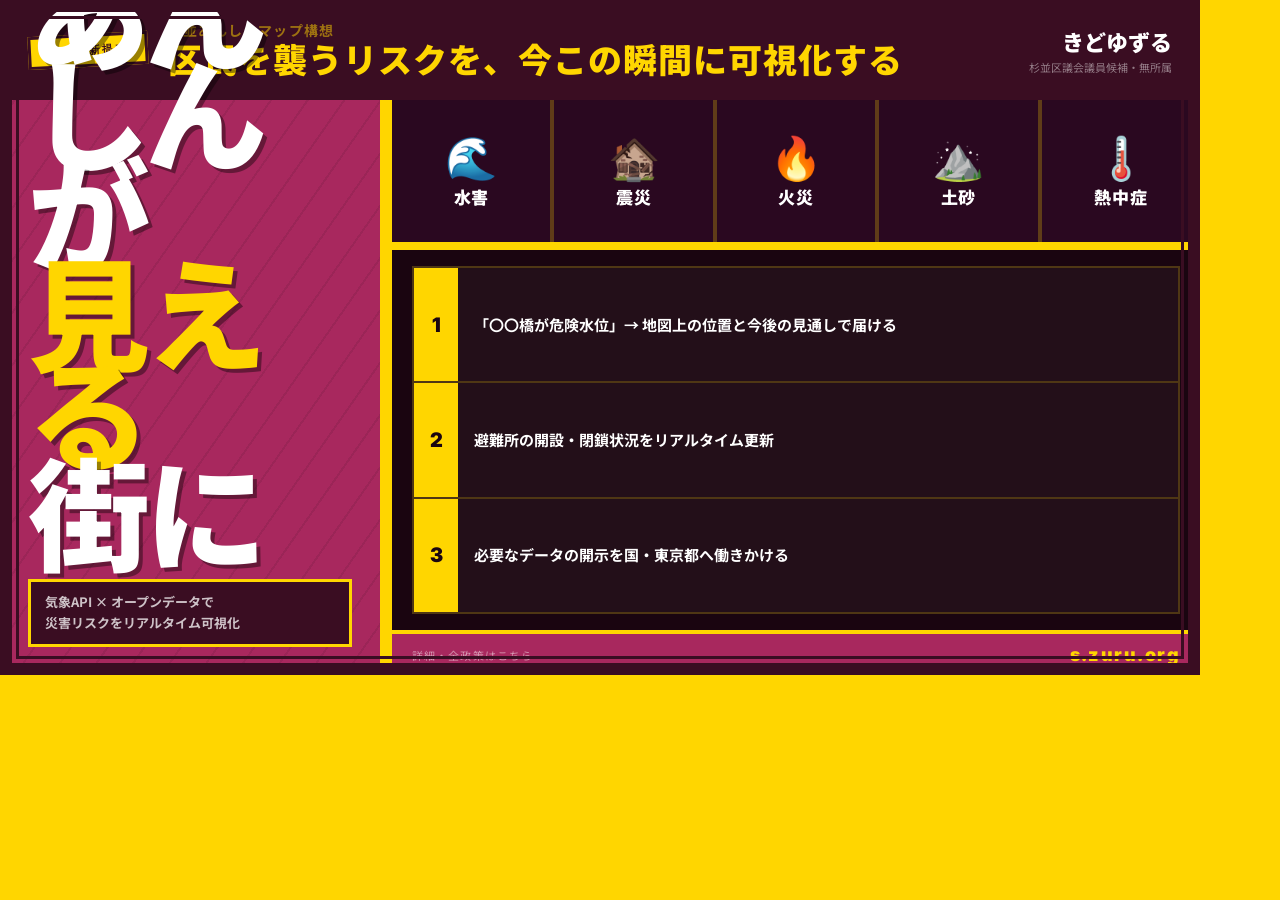
<file: ogp_anshin.html>
<!DOCTYPE html>
<html lang="ja">
<head>
<meta charset="UTF-8">
<link href="https://fonts.googleapis.com/css2?family=Noto+Sans+JP:wght@400;700;900&family=Inter:wght@700;900&display=swap" rel="stylesheet">
<style>
* { box-sizing: border-box; margin: 0; padding: 0; }

body {
  width: 1200px;
  height: 675px;
  font-family: 'Noto Sans JP', sans-serif;
  background: #FFD600;
  overflow: hidden;
  position: relative;
}

/* ======= 外枠 ======= */
.frame-outer {
  position: absolute;
  inset: 0;
  border: 12px solid #3A0D22;
  z-index: 100;
  pointer-events: none;
}
.frame-inner {
  position: absolute;
  inset: 16px;
  border: 3px solid #3A0D22;
  z-index: 100;
  pointer-events: none;
}

/* ======= 上部全幅：ダーク帯 ======= */
.top-band {
  position: absolute;
  top: 0; left: 0; right: 0;
  height: 100px;
  background: #3A0D22;
  display: flex;
  align-items: center;
  padding: 0 28px;
  gap: 20px;
}

.new-badge {
  background: #FFD600;
  color: #3A0D22;
  font-family: 'Inter', sans-serif;
  font-size: 11px;
  font-weight: 900;
  letter-spacing: 0.2em;
  padding: 6px 16px;
  border: 3px solid #3A0D22;
  transform: rotate(-3deg);
  flex-shrink: 0;
}

.top-headline {
  font-size: 34px;
  font-weight: 900;
  color: #FFD600;
  letter-spacing: 0.03em;
  line-height: 1.1;
  flex: 1;
}
.top-headline span {
  font-size: 14px;
  color: rgba(255,214,0,0.5);
  display: block;
  font-weight: 700;
  letter-spacing: 0.08em;
  margin-bottom: 2px;
}

.top-right-info {
  text-align: right;
  flex-shrink: 0;
}
.candidate-line {
  font-size: 22px;
  font-weight: 900;
  color: #fff;
}
.role-line {
  font-size: 11px;
  color: rgba(255,255,255,0.45);
  margin-top: 2px;
}

/* ======= 左カラム ======= */
.left-col {
  position: absolute;
  top: 100px; bottom: 0; left: 0;
  width: 380px;
  background: #A8285E;
  display: flex;
  flex-direction: column;
  justify-content: flex-end;
  padding: 28px;
  gap: 0;
}

/* 斜めストライプ */
.left-col::before {
  content: '';
  position: absolute;
  inset: 0;
  background-image: repeating-linear-gradient(
    -55deg,
    transparent,
    transparent 28px,
    rgba(0,0,0,0.08) 28px,
    rgba(0,0,0,0.08) 30px
  );
  pointer-events: none;
}

.main-title {
  font-size: 122px;
  font-weight: 900;
  line-height: 0.82;
  letter-spacing: -0.04em;
  color: #fff;
  position: relative;
  z-index: 1;
  text-shadow: 4px 4px 0px rgba(0,0,0,0.4);
}
.main-title .yellow {
  color: #FFD600;
  display: inline-block;
}

.sub-box {
  margin-top: 20px;
  background: #3A0D22;
  border: 3px solid #FFD600;
  padding: 10px 14px;
  position: relative;
  z-index: 1;
}
.sub-box-text {
  font-size: 13px;
  font-weight: 700;
  color: rgba(255,255,255,0.75);
  line-height: 1.6;
}

/* ======= 中央セパレーター ======= */
.v-bar {
  position: absolute;
  top: 100px; bottom: 0;
  left: 380px;
  width: 12px;
  background: #FFD600;
}

/* ======= 右エリア ======= */
.right-area {
  position: absolute;
  top: 100px; bottom: 0;
  left: 392px; right: 0;
  background: #1A0510;
  display: flex;
  flex-direction: column;
}

/* リスク5マス */
.risk-strip {
  display: flex;
  height: 150px;
  border-bottom: 8px solid #FFD600;
  flex-shrink: 0;
}
.risk-box {
  flex: 1;
  display: flex;
  flex-direction: column;
  align-items: center;
  justify-content: center;
  border-right: 4px solid rgba(255,214,0,0.25);
  gap: 8px;
  background: #2A0820;
}
.risk-box:last-child { border-right: none; }
.risk-icon { font-size: 42px; line-height: 1; }
.risk-label {
  font-size: 17px;
  font-weight: 900;
  color: #fff;
  letter-spacing: 0.04em;
}

/* ポイント3行 */
.points-area {
  flex: 1;
  display: flex;
  flex-direction: column;
  gap: 0;
  padding: 16px 20px 16px;
}
.pt {
  display: flex;
  align-items: stretch;
  flex: 1;
  background: rgba(255,255,255,0.04);
  border: 2px solid rgba(255,214,0,0.2);
  border-bottom: none;
  overflow: hidden;
}
.pt:last-child { border-bottom: 2px solid rgba(255,214,0,0.2); }
.pt-num {
  background: #FFD600;
  color: #1A0510;
  font-family: 'Inter', sans-serif;
  font-size: 20px;
  font-weight: 900;
  width: 44px;
  display: flex;
  align-items: center;
  justify-content: center;
  flex-shrink: 0;
}
.pt-text {
  font-size: 15px;
  font-weight: 700;
  color: #fff;
  padding: 10px 16px;
  display: flex;
  align-items: center;
  line-height: 1.45;
}

/* ======= 下部フッター帯 ======= */
.footer-band {
  position: absolute;
  bottom: 0; left: 380px; right: 0;
  height: 0;
}

/* ======= URL帯（右エリア内下部） ======= */
.url-row {
  background: #A8285E;
  padding: 10px 20px;
  display: flex;
  align-items: center;
  justify-content: flex-end;
  flex-shrink: 0;
  border-top: 4px solid #FFD600;
}
.url-text {
  font-family: 'Inter', sans-serif;
  font-size: 18px;
  font-weight: 900;
  color: #FFD600;
  letter-spacing: 0.08em;
}
.url-label {
  font-size: 11px;
  color: rgba(255,255,255,0.5);
  margin-right: auto;
  letter-spacing: 0.1em;
}
</style>
</head>
<body>

<div class="frame-outer"></div>
<div class="frame-inner"></div>

<!-- 上部ダーク帯 -->
<div class="top-band">
  <div class="new-badge">2026 新提言</div>
  <div class="top-headline">
    <span>杉並あんしんマップ構想</span>
    区民を襲うリスクを、今この瞬間に可視化する
  </div>
  <div class="top-right-info">
    <div class="candidate-line">きどゆずる</div>
    <div class="role-line">杉並区議会議員候補・無所属</div>
  </div>
</div>

<!-- 左カラム：メインタイトル -->
<div class="left-col">
  <div class="main-title">
    あんしんが<br><span class="yellow">見える</span><br>街に
  </div>
  <div class="sub-box">
    <div class="sub-box-text">
      気象API × オープンデータで<br>
      災害リスクをリアルタイム可視化
    </div>
  </div>
</div>

<!-- 縦仕切り -->
<div class="v-bar"></div>

<!-- 右エリア -->
<div class="right-area">
  <!-- リスク5マス -->
  <div class="risk-strip">
    <div class="risk-box"><span class="risk-icon">🌊</span><span class="risk-label">水害</span></div>
    <div class="risk-box"><span class="risk-icon">🏚️</span><span class="risk-label">震災</span></div>
    <div class="risk-box"><span class="risk-icon">🔥</span><span class="risk-label">火災</span></div>
    <div class="risk-box"><span class="risk-icon">⛰️</span><span class="risk-label">土砂</span></div>
    <div class="risk-box"><span class="risk-icon">🌡️</span><span class="risk-label">熱中症</span></div>
  </div>

  <!-- ポイント -->
  <div class="points-area">
    <div class="pt">
      <div class="pt-num">1</div>
      <div class="pt-text">「〇〇橋が危険水位」→ 地図上の位置と今後の見通しで届ける</div>
    </div>
    <div class="pt">
      <div class="pt-num">2</div>
      <div class="pt-text">避難所の開設・閉鎖状況をリアルタイム更新</div>
    </div>
    <div class="pt">
      <div class="pt-num">3</div>
      <div class="pt-text">必要なデータの開示を国・東京都へ働きかける</div>
    </div>
  </div>

  <!-- URL行 -->
  <div class="url-row">
    <div class="url-label">詳細・全政策はこちら</div>
    <div class="url-text">s.zuru.org</div>
  </div>
</div>

</body>
</html>
</file>
<file: style.css>
/* ============================================================
   デジタル庁ダッシュボードガイドライン準拠
   カラーパレット: Light Blue
   https://www.digital.go.jp/resources/dashboard-guidebook
============================================================ */

[hidden] { display: none !important; }

/* ---- Design Tokens (Burgundy Palette) ---- */
:root {
  /* Text */
  --text-black:   #000000;
  --text-white:   #FFFFFF;
  --text-label:   #626264;
  --text-link:    #0017C1;

  /* Background */
  --bg-standard:  #F8F8FB;
  --bg-highlight: #7B1A45;
  --bg-control:   #F1F1F4;
  --bg-white:     #FFFFFF;

  /* Burgundy scale */
  --lb-1200: #3A0D22;
  --lb-900:  #7B1A45;
  --lb-600:  #A8285E;
  --lb-400:  #C85A82;
  --lb-200:  #EDAEC5;
  --lb-50:   #FBF0F4;

  /* Semantic */
  --border:  #E0E0E4;
  --r:       6px;
}

/* ============================================================
   RESET & BASE
============================================================ */
*, *::before, *::after { box-sizing: border-box; margin: 0; padding: 0; }

html { scroll-behavior: smooth; }

body {
  font-family: 'Noto Sans JP', sans-serif;
  background: var(--bg-standard);
  color: var(--text-black);
  line-height: 1.75;
  -webkit-font-smoothing: antialiased;
  overflow-x: hidden;
}

/* ============================================================
   HEADER
============================================================ */
#header {
  position: fixed;
  inset: 0 0 auto;
  z-index: 200;
  background: transparent;
  border-bottom: none;
  padding: 0 20px;
  height: 64px;
  display: flex;
  align-items: center;
  pointer-events: none;
}

#header.scrolled {
  background: transparent;
  box-shadow: none;
}

.header-inner {
  width: 100%;
  max-width: 1160px;
  margin: 0 auto;
  display: flex;
  align-items: center;
  justify-content: space-between;
}

.logo {
  position: absolute;
  left: 0;
  top: 14px;
  display: block;
  font-size: 0.88rem;
  font-weight: 900;
  letter-spacing: 0.1em;
  color: #fff;
  background: var(--lb-1200);
  padding: 7px 18px;
  text-decoration: none;
  white-space: nowrap;
  opacity: 0;
  transform: translateX(-12px);
  transition: opacity 0.3s ease, transform 0.3s ease;
  pointer-events: none;
}

#header.scrolled .logo {
  opacity: 1;
  transform: translateX(0);
  pointer-events: auto;
}

nav {
  position: fixed;
  top: 0;
  right: 0;
  width: 220px;
  height: 100vh;
  background: var(--bg-white);
  display: flex;
  flex-direction: column;
  align-items: flex-start;
  justify-content: center;
  gap: 28px;
  padding: 48px 36px;
  box-shadow: -4px 0 24px rgba(0,0,0,0.08);
  opacity: 0;
  pointer-events: none;
  transition: opacity 0.25s;
  z-index: 205;
}
nav.open { opacity: 1; pointer-events: auto; }

nav a {
  font-size: 1rem;
  font-weight: 600;
  color: var(--lb-1200);
  text-decoration: none;
  letter-spacing: 0.06em;
  transition: color 0.15s;
}
nav a:hover { color: var(--lb-600); }

.menu-btn {
  display: flex;
  flex-direction: column;
  justify-content: center;
  gap: 5px;
  width: 36px;
  height: 36px;
  background: none;
  border: none;
  cursor: pointer;
  padding: 4px;
  z-index: 210;
  pointer-events: auto;
  margin-left: auto;
}
.menu-btn span {
  display: block;
  width: 100%;
  height: 2px;
  background: var(--lb-1200);
  border-radius: 2px;
  transition: transform 0.3s, opacity 0.3s;
  transform-origin: center;
}
.menu-btn.active span:nth-child(1) { transform: translateY(7px) rotate(45deg); }
.menu-btn.active span:nth-child(2) { opacity: 0; }
.menu-btn.active span:nth-child(3) { transform: translateY(-7px) rotate(-45deg); }

/* ============================================================
   HERO
============================================================ */
#hero {
  background: var(--lb-1200);
  border-bottom: 1px solid var(--border);
  padding-top: 0;
  min-height: 100svh;
  position: relative;
  overflow: hidden;
}

.hero-inner {
  display: block;
  height: 100svh;
  max-width: 900px;
  margin: 0 auto;
  padding: 0;
  position: relative;
  overflow: hidden;
}

.hero-text {
  position: absolute;
  top: 56px;
  left: 0;
  width: 100%;
  max-width: 560px;
  box-sizing: border-box;
  z-index: 2;
  padding: 20px 32px 28px;
  display: flex;
  flex-direction: column;
  justify-content: flex-start;
  gap: 8px;
  background: var(--lb-1200);
}

.animate-1 { animation: fadeUp 0.6s ease both; }
.animate-2 { animation: fadeUp 0.6s 0.1s ease both; }
.animate-3 { animation: fadeUp 0.6s 0.2s ease both; }
.animate-4 { animation: fadeUp 0.6s 0.3s ease both; }
.animate-5 { animation: fadeUp 0.6s 0.4s ease both; }

.hero-district {
  font-size: 0.72rem;
  font-weight: 700;
  letter-spacing: 0.3em;
  color: var(--lb-200);
  margin-bottom: 20px;
  display: flex;
  align-items: center;
  gap: 10px;
}

.hero-name { margin-bottom: 20px; }

.hero-kanji {
  font-size: clamp(3.2rem, 6.5vw, 5.5rem);
  font-weight: 900;
  color: #fff;
  line-height: 1.0;
  letter-spacing: 0.06em;
}

.hero-reading {
  font-size: clamp(0.85rem, 1.3vw, 1rem);
  font-weight: 400;
  color: var(--text-label);
  letter-spacing: 0.08em;
  margin-top: 8px;
}

.hero-role {
  font-size: clamp(0.75rem, 1.1vw, 0.875rem);
  font-weight: 500;
  color: var(--lb-900);
  letter-spacing: 0.06em;
  margin-bottom: 16px;
}

.hero-sub {
  font-size: clamp(1.6rem, 3vw, 2.2rem);
  font-weight: 900;
  color: var(--lb-50);
  margin-top: 40px;
  margin-bottom: 36px;
  line-height: 1.5;
  letter-spacing: 0.02em;
}

.cta-btn {
  display: inline-block;
  font-size: 0.875rem;
  font-weight: 700;
  letter-spacing: 0.04em;
  color: var(--text-white);
  background: var(--lb-900);
  padding: 13px 32px;
  border-radius: var(--r);
  text-decoration: none;
  transition: background 0.15s;
  align-self: flex-start;
}
.cta-btn:hover { background: var(--lb-1200); }

/* Photo fills entire hero */
.hero-photo {
  position: absolute;
  top: 0; left: 0;
  width: 100%; height: 100%;
  z-index: 0; margin: 0;
}

.hero-photo-inner { height: 100%; }

.hero-photo-inner img {
  width: 100%; height: 100%;
  display: block;
  object-fit: cover;
  object-position: center 20%;
  mix-blend-mode: normal;
}

.hero-photo-placeholder {
  width: 100%;
  aspect-ratio: 3/4;
  display: none;
  align-items: center;
  justify-content: center;
  color: var(--lb-600);
  font-size: 0.8rem;
  font-weight: 500;
  letter-spacing: 0.05em;
  text-align: center;
  line-height: 1.8;
  border: 2px dashed var(--lb-200);
  border-radius: var(--r);
}

/* ============================================================
   SECTION COMMONS
============================================================ */
section { padding: 56px 0; }

.container {
  max-width: 680px;
  margin: 0 auto;
  padding: 0 24px;
}

.section-en {
  font-family: 'Inter', sans-serif;
  font-size: clamp(2.4rem, 10vw, 4.5rem);
  font-weight: 900;
  letter-spacing: 0.05em;
  color: var(--lb-1200);
  opacity: 0.07;
  margin-bottom: -1.2rem;
  line-height: 1;
  display: block;
}

.section-title {
  font-size: clamp(1.8rem, 4vw, 2.6rem);
  font-weight: 900;
  line-height: 1.2;
  color: var(--lb-1200);
  margin-bottom: 40px;
  position: relative;
  z-index: 1;
}

.fade-in {
  opacity: 0;
  transform: translateY(20px);
  transition: opacity 0.5s ease, transform 0.5s ease;
}
.fade-in.visible { opacity: 1; transform: translateY(0); }

/* ============================================================
   PROFILE
============================================================ */
#profile { background: var(--lb-50); }

#philosophy { background: var(--lb-1200); }
#philosophy .section-en { color: var(--lb-400); opacity: 0.3; }
#philosophy .section-title { color: #fff; }

.philosophy-body {
  display: flex;
  flex-direction: column;
  gap: 20px;
}
.philosophy-body p {
  font-size: 0.95rem;
  line-height: 1.95;
  color: var(--lb-200);
}
.philosophy-body p:first-child {
  font-size: 1.05rem;
  color: #fff;
  font-weight: 500;
}

.profile-layout {
  display: grid;
  grid-template-columns: 1fr;
  gap: 28px;
  align-items: start;
}

.profile-photo-placeholder {
  width: 100%;
  aspect-ratio: 3/4;
  background: var(--bg-control);
  border: 1px solid var(--border);
  border-radius: var(--r);
  display: flex;
  align-items: center;
  justify-content: center;
  color: var(--text-label);
  font-family: 'Inter', sans-serif;
  font-size: 0.72rem;
  letter-spacing: 0.1em;
}

.profile-meta {
  display: flex;
  flex-wrap: wrap;
  gap: 8px;
  margin-bottom: 20px;
}
.profile-meta span {
  font-size: 0.75rem;
  font-weight: 500;
  color: var(--lb-900);
  background: var(--lb-50);
  border: 1px solid var(--lb-200);
  border-radius: 2px;
  padding: 3px 12px;
}

.profile-body p {
  font-size: 0.975rem;
  color: var(--text-black);
  line-height: 1.9;
  margin-bottom: 16px;
}

/* ============================================================
   POLICIES
============================================================ */
#policies { background: var(--bg-standard); }

.policies-grid {
  display: flex;
  flex-direction: column;
  border: 1px solid var(--border);
  border-radius: var(--r);
  overflow: hidden;
}

.policy-card {
  background: var(--bg-white);
  border-bottom: 1px solid var(--border);
  padding: 28px 24px;
  transition: background 0.15s, opacity 0.5s ease;
}
.policy-card:last-child { border-bottom: none; }
.policy-card:hover { background: var(--lb-50); }
.policy-card { cursor: pointer; }

.policy-chevron {
  display: block;
  margin-left: auto;
  margin-top: 14px;
  color: var(--lb-400);
  transition: transform 0.35s ease;
  flex-shrink: 0;
}
.policy-card.open .policy-chevron { transform: rotate(180deg); }

.policy-detail {
  max-height: 0;
  overflow: hidden;
  transition: max-height 0.45s ease;
}
.policy-card.open .policy-detail { max-height: 800px; }

.policy-detail-body {
  padding-top: 16px;
  margin-top: 16px;
  border-top: 1px solid var(--border);
  font-size: 0.85rem;
  line-height: 1.9;
  color: var(--text-black);
}

.policy-card--wide { grid-column: span 1; }

/* ---- 2026 New Policy Featured Block ---- */
.policy-new {
  margin-bottom: 36px;
}

.policy-new-badge {
  display: inline-block;
  background: var(--lb-600);
  color: var(--text-white);
  font-family: 'Inter', sans-serif;
  font-size: 0.7rem;
  font-weight: 700;
  letter-spacing: 0.12em;
  padding: 4px 12px;
  border-radius: 4px;
  margin-bottom: 10px;
}

.policy-new-card {
  background: var(--lb-50);
  border: 1.5px solid var(--lb-200);
  border-left: 5px solid var(--lb-600);
  border-radius: var(--r);
  padding: 28px 24px;
}

.policy-new-title {
  font-size: clamp(1.3rem, 3vw, 1.7rem);
  font-weight: 900;
  color: var(--lb-1200);
  margin-bottom: 16px;
  line-height: 1.3;
}

.policy-new-points {
  list-style: none;
  display: flex;
  flex-direction: column;
  gap: 10px;
  margin-bottom: 20px;
}

.policy-new-points li {
  font-size: 0.9rem;
  font-weight: 500;
  padding-left: 18px;
  position: relative;
}

.policy-new-points li::before {
  content: '';
  position: absolute;
  left: 0;
  top: 8px;
  width: 7px;
  height: 7px;
  background: var(--lb-600);
  border-radius: 50%;
}

.policy-new-body {
  font-size: 0.85rem;
  line-height: 1.9;
  color: var(--text-black);
  padding-top: 16px;
  border-top: 1px solid var(--lb-200);
}

.section-sub-label {
  font-size: 0.75rem;
  font-weight: 700;
  color: var(--text-label);
  letter-spacing: 0.06em;
  margin-bottom: 10px;
}

.policy-num {
  font-family: 'Inter', sans-serif;
  font-size: 0.72rem;
  font-weight: 700;
  letter-spacing: 0.15em;
  color: #fff;
  background: var(--lb-1200);
  display: inline-block;
  padding: 2px 10px;
  margin-bottom: 16px;
  border-radius: 2px;
}

.policy-card h3 {
  font-size: 1.05rem;
  font-weight: 700;
  line-height: 1.5;
  color: var(--lb-1200);
  margin-bottom: 14px;
}

.policy-card ul { list-style: none; display: flex; flex-direction: column; gap: 8px; }

.policy-card li {
  font-size: 0.85rem;
  color: var(--text-label);
  padding-left: 14px;
  position: relative;
  line-height: 1.65;
}
.policy-card li::before {
  content: '';
  position: absolute;
  left: 0;
  top: 10px;
  width: 6px;
  height: 1px;
  background: var(--lb-600);
}

/* ============================================================
   LINKS
============================================================ */
#links { background: var(--bg-white); }

.links-grid {
  display: flex;
  flex-direction: column;
  border: 1px solid var(--border);
  border-radius: var(--r);
  overflow: hidden;
}

.link-card {
  display: flex;
  align-items: center;
  gap: 14px;
  padding: 14px 20px;
  background: var(--bg-white);
  border-bottom: 1px solid var(--border);
  text-decoration: none;
  color: inherit;
  transition: background 0.15s, opacity 0.5s ease, transform 0.5s ease;
}
.link-card:last-child { border-bottom: none; }
.link-card:hover { background: var(--lb-50); }

.link-icon-wrap {
  width: 34px;
  height: 34px;
  border-radius: 50%;
  background: var(--lb-1200);
  display: flex;
  align-items: center;
  justify-content: center;
  color: #fff;
  flex-shrink: 0;
}

.link-text {
  flex: 1;
  display: flex;
  align-items: baseline;
  gap: 10px;
}

.link-name {
  font-size: 0.88rem;
  font-weight: 700;
  color: var(--lb-1200);
}
.link-handle {
  font-family: 'Inter', sans-serif;
  font-size: 0.72rem;
  color: var(--text-label);
}

.link-card::after {
  content: '›';
  font-size: 1.2rem;
  color: var(--lb-400);
  margin-left: auto;
}

/* ============================================================
   MASCOT (fixed corner)
============================================================ */
.mascot {
  position: fixed;
  bottom: 0;
  right: 16px;
  width: 96px;
  z-index: 150;
  pointer-events: auto;
  cursor: pointer;
}

.mascot img {
  width: 100%;
  display: block;
  transform: scaleX(-1);
  mix-blend-mode: multiply;
  opacity: 0;
  translate: 0 16px;
  transition: opacity 0.5s ease, translate 0.5s ease;
}
.mascot img.visible {
  opacity: 1;
  translate: 0 0;
}

.scroll-hint {
  position: fixed;
  bottom: 12px;
  left: 0;
  right: 0;
  z-index: 150;
  display: flex;
  flex-direction: column;
  align-items: center;
  gap: 0;
  color: var(--lb-600);
  text-decoration: none;
  animation: scrollBounce 1.4s ease-in-out infinite;
  transition: opacity 0.4s ease;
}
.scroll-hint.hidden {
  opacity: 0;
  pointer-events: none;
}
.scroll-hint-text {
  font-family: 'Noto Sans JP', sans-serif;
  font-size: 1.35rem;
  font-weight: 700;
  letter-spacing: 0.06em;
  margin-bottom: 2px;
  white-space: nowrap;
}

@keyframes scrollBounce {
  0%, 100% { transform: translateY(0); }
  50%       { transform: translateY(5px); }
}

@keyframes mascotEntrance {
  from { opacity: 0; transform: translateY(30px); }
  to   { opacity: 1; transform: translateY(0); }
}

@keyframes mascotJump {
  0%   { transform: scaleX(-1) translateY(0)     scaleY(1);    }
  12%  { transform: scaleX(-1.08) translateY(0)     scaleY(0.86); }
  35%  { transform: scaleX(-0.94) translateY(-52px)  scaleY(1.1);  }
  65%  { transform: scaleX(-0.94) translateY(-28px)  scaleY(1.06); }
  80%  { transform: scaleX(-1.1)  translateY(0)     scaleY(0.82); }
  90%  { transform: scaleX(-1)    translateY(-10px)  scaleY(1.03); }
  100% { transform: scaleX(-1)    translateY(0)     scaleY(1);    }
}
.mascot img.jumping {
  animation: mascotJump 0.65s cubic-bezier(0.36, 0.07, 0.19, 0.97) forwards;
}

/* ============================================================
   FOOTER
============================================================ */
footer {
  background: var(--lb-1200);
  padding: 40px 0;
  border-top: 3px solid var(--lb-900);
}

.footer-inner {
  display: flex;
  justify-content: space-between;
  align-items: center;
  flex-wrap: wrap;
  gap: 16px;
}

.footer-logo {
  font-weight: 700;
  font-size: 1rem;
  color: var(--text-white);
  letter-spacing: 0.04em;
}

.footer-nav { display: flex; gap: 24px; }
.footer-nav a {
  font-size: 0.75rem;
  color: rgba(255,255,255,0.5);
  text-decoration: none;
  transition: color 0.15s;
}
.footer-nav a:hover { color: var(--lb-400); }

.footer-disclaimer {
  font-size: 0.7rem;
  color: rgba(255,255,255,0.4);
  line-height: 1.6;
  margin-top: 12px;
  max-width: 560px;
}
.footer-copy {
  font-family: 'Inter', sans-serif;
  font-size: 0.68rem;
  color: rgba(255,255,255,0.3);
  margin-top: 4px;
}

/* ============================================================
   ANIMATIONS
============================================================ */
@keyframes fadeUp {
  from { opacity: 0; transform: translateY(16px); }
  to   { opacity: 1; transform: translateY(0); }
}

@keyframes scrollPulse {
  0%, 100% { opacity: 0.3; }
  50%       { opacity: 0.7; }
}

/* ============================================================
   RESPONSIVE — tablet (≤ 1024px)
============================================================ */
/* ============================================================
   RESPONSIVE — mobile (≤ 768px)
============================================================ */
@media (max-width: 768px) {
  #header { padding: 0 20px; }

  .hero-text { max-width: 330px; }
  .hero-kanji { font-size: 2.8rem; }
  .hero-sub { font-size: 1.4rem; margin-top: 40px; margin-bottom: 0; padding-left: 3px; }

  .hero-district { margin-bottom: 0; }
  .hero-name { margin-bottom: 0; }

  .profile-layout { grid-template-columns: 1fr; gap: 28px; }
  .profile-photo-placeholder { max-width: 200px; aspect-ratio: 1/1; border-radius: 50%; }

  .policies-grid { grid-template-columns: 1fr; }
  .policy-card--wide { grid-column: span 1; }


  .footer-inner { flex-direction: column; text-align: center; }
  .footer-nav { justify-content: center; }
}

@media (max-width: 480px) {
}

/* ============================================================
   v6 UPGRADES — Timeline / Anshin / Icons / Animations
============================================================ */

/* -- Enhanced fade-in (more dramatic spring) -- */
.fade-in {
  opacity: 0;
  transform: translateY(36px);
  transition: opacity 0.75s cubic-bezier(0.16, 1, 0.3, 1),
              transform 0.75s cubic-bezier(0.16, 1, 0.3, 1);
}
.fade-in.visible { opacity: 1; transform: translateY(0); }

/* -- Profile Stats Strip -- */
.profile-stats {
  display: flex;
  border: 1px solid var(--lb-200);
  border-radius: var(--r);
  overflow: hidden;
  margin-bottom: 44px;
}
.stat-item {
  flex: 1;
  display: flex;
  flex-direction: column;
  align-items: center;
  text-align: center;
  padding: 22px 8px;
  border-right: 1px solid var(--lb-200);
}
.stat-item:last-child { border-right: none; }
.stat-num {
  font-family: 'Inter', sans-serif;
  font-size: 1.6rem;
  font-weight: 900;
  color: var(--lb-600);
  line-height: 1;
  margin-bottom: 7px;
  letter-spacing: -0.02em;
}
.stat-num small { font-size: 1rem; font-weight: 700; }
.stat-label {
  font-size: 0.67rem;
  font-weight: 500;
  color: var(--text-label);
  letter-spacing: 0.06em;
}

/* -- Timeline -- */
.timeline { display: flex; flex-direction: column; gap: 0; }

.tl-item {
  display: grid;
  grid-template-columns: 44px 20px 1fr;
  column-gap: 14px;
  padding-bottom: 28px;
}
.tl-item:last-child { padding-bottom: 0; }

.tl-year-col {
  font-family: 'Inter', sans-serif;
  font-size: 0.66rem;
  font-weight: 700;
  color: var(--lb-600);
  letter-spacing: 0.03em;
  text-align: right;
  padding-top: 3px;
  line-height: 1.3;
}
.tl-line-col {
  display: flex;
  flex-direction: column;
  align-items: center;
}
.tl-dot {
  width: 10px;
  height: 10px;
  border-radius: 50%;
  background: var(--lb-50);
  border: 2px solid var(--lb-400);
  flex-shrink: 0;
  margin-top: 3px;
  z-index: 1;
}
.tl-dot--accent {
  background: var(--lb-600);
  border-color: var(--lb-600);
  width: 12px;
  height: 12px;
  margin-top: 2px;
}
.tl-vline {
  width: 1px;
  flex: 1;
  min-height: 12px;
  background: var(--lb-200);
  margin-top: 3px;
}
.tl-item:last-child .tl-vline { display: none; }
.tl-content-col { padding-top: 0; }
.tl-head {
  font-size: 0.9rem;
  font-weight: 700;
  color: var(--lb-1200);
  line-height: 1.5;
}
.tl-body {
  font-size: 0.8rem;
  color: var(--text-label);
  line-height: 1.75;
  margin-top: 5px;
}

/* -- ANSHIN MAP Section -- */
#anshin {
  background: var(--lb-1200);
  padding: 64px 0;
}
#anshin .section-en {
  color: var(--lb-400);
  opacity: 0.22;
}
#anshin .section-title {
  color: #fff;        /* v13以降は #anshin .section-title { color: var(--lb-1200) } で上書き済み */
  margin-bottom: 0;   /* section-title-row 内での余白はrowのmargin-bottomで統一 */
}
.anshin-kv {
  display: flex;
  align-items: center;
  gap: 14px;
  flex-wrap: wrap;
  margin-bottom: 28px;
}
.anshin-badge {
  display: inline-block;
  background: var(--lb-600);
  color: #fff;
  font-family: 'Inter', sans-serif;
  font-size: 0.66rem;
  font-weight: 900;
  letter-spacing: 0.14em;
  padding: 4px 12px;
  border-radius: 2px;
  flex-shrink: 0;
}
/* 政策提言2026 サブタイトル — 全セクション共通（ライト背景前提） */
.anshin-sub {
  font-size: 0.83rem;
  color: var(--text-label);
  font-weight: 500;
  line-height: 1.5;
}
.risk-grid {
  display: flex;
  gap: 8px;
  margin-bottom: 28px;
}
.risk-item {
  flex: 1;
  background: rgba(255,255,255,0.07);
  border: 1px solid rgba(255,255,255,0.12);
  border-radius: var(--r);
  padding: 18px 6px 14px;
  text-align: center;
  display: flex;
  flex-direction: column;
  align-items: center;
  gap: 7px;
  transition: background 0.18s;
}
.risk-item:hover { background: rgba(255,255,255,0.13); }
.risk-icon { font-size: 26px; line-height: 1; }
.risk-name {
  font-size: 0.78rem;
  font-weight: 700;
  color: #fff;
  letter-spacing: 0.04em;
}
.anshin-points {
  list-style: none;
  display: flex;
  flex-direction: column;
  border: 1px solid rgba(255,255,255,0.1);
  border-radius: var(--r);
  overflow: hidden;
  margin-bottom: 28px;
}
.anshin-points li {
  display: flex;
  align-items: flex-start;
  gap: 12px;
  background: rgba(255,255,255,0.04);
  border-bottom: 1px solid rgba(255,255,255,0.07);
  padding: 14px 18px;
  font-size: 0.88rem;
  font-weight: 600;
  color: rgba(255,255,255,0.88);
  line-height: 1.55;
  transition: background 0.15s;
}
.anshin-points li:last-child { border-bottom: none; }
.anshin-points li:hover { background: rgba(255,255,255,0.08); }
.apt-num {
  font-family: 'Inter', sans-serif;
  font-size: 0.62rem;
  font-weight: 900;
  letter-spacing: 0.08em;
  color: var(--lb-400);
  background: rgba(168,40,94,0.2);
  padding: 2px 8px;
  border-radius: 2px;
  flex-shrink: 0;
  margin-top: 2px;
}
.anshin-body {
  font-size: 0.85rem;
  line-height: 1.95;
  color: rgba(237,174,197,0.65);
  padding-top: 24px;
  border-top: 1px solid rgba(255,255,255,0.1);
}

/* -- Policy Card Icons -- */
.policy-icon {
  display: flex;
  align-items: center;
  justify-content: center;
  width: 38px;
  height: 38px;
  background: var(--lb-50);
  border-radius: var(--r);
  color: var(--lb-600);
  margin-bottom: 10px;
}

/* -- Policy card: inset accent on hover -- */
.policy-card:hover {
  background: var(--lb-50);
  box-shadow: inset 3px 0 0 var(--lb-600);
}

/* -- Link card: arrow slide on hover -- */
.link-card:hover::after {
  transform: translateX(5px);
  display: inline-block;
  transition: transform 0.2s ease;
}

/* -- Mobile v6 -- */
@media (max-width: 768px) {
  .risk-grid { flex-wrap: wrap; }
  .risk-item { min-width: calc(33.33% - 6px); flex: none; }
  .tl-item { grid-template-columns: 32px 18px 1fr; column-gap: 10px; }
  .profile-stats { flex-wrap: wrap; }
  .stat-item { min-width: 50%; }
  .stat-num { font-size: 1.3rem; }
}

/* ============================================================
   v7 COLORFUL GRID — Per-card accent colors + 2-column layout
============================================================ */

/* Wider container for 2-col policy grid */
#policies > .container { max-width: 760px; }

/* 2-column grid */
.policies-grid {
  display: grid;
  grid-template-columns: repeat(2, 1fr);
  gap: 12px;
  border: none;
  border-radius: 0;
  overflow: visible;
}

/* Per-card accent palette */
.policy-card:nth-child(1) { --card-color: #2563EB; }
.policy-card:nth-child(2) { --card-color: #7C3AED; }
.policy-card:nth-child(3) { --card-color: #0891B2; }
.policy-card:nth-child(4) { --card-color: #D97706; }
.policy-card:nth-child(5) { --card-color: #059669; }

/* Card: individual border + colored top accent */
.policy-card {
  border: 1px solid var(--border);
  border-top: 3px solid var(--card-color, var(--lb-600));
  border-radius: var(--r);
}
.policy-card:last-child { border-bottom: 1px solid var(--border); }

/* Hover: tinted background + colored left inset */
.policy-card:hover {
  background: color-mix(in srgb, var(--card-color, var(--lb-600)) 6%, white);
  box-shadow: inset 3px 0 0 var(--card-color, var(--lb-600));
}

/* Full-width 5th card */
.policy-card--wide { grid-column: 1 / -1; }

/* Icon: tinted background + matching color */
.policy-icon {
  background: color-mix(in srgb, var(--card-color, var(--lb-600)) 12%, white);
  color: var(--card-color, var(--lb-600));
}

/* Number badge: tinted chip */
.policy-num {
  background: color-mix(in srgb, var(--card-color, var(--lb-1200)) 14%, white);
  color: var(--card-color, var(--lb-1200));
  border: 1px solid color-mix(in srgb, var(--card-color, var(--lb-1200)) 28%, white);
}

/* Mobile v7 */
@media (max-width: 768px) {
  #policies > .container { max-width: 100%; }
  .policies-grid { grid-template-columns: 1fr; }
  .policy-card--wide { grid-column: span 1; }
}

/* ============================================================
   v8 WHITE BASE — sections on white, vivid color accents
============================================================ */

/* All non-hero sections: white */
#profile  { background: #fff; }
#anshin   { background: #fff; padding: 56px 0; }
#policies { background: #fff; }
#links    { background: #fff; }
/* #philosophy stays dark – sole dark contrast anchor */

/* ---- Profile: stats as editorial bordered cards ---- */
.profile-stats {
  display: grid;
  grid-template-columns: repeat(3, 1fr);
  gap: 14px;
  border: none;
  border-radius: 0;
  overflow: visible;
  margin-bottom: 48px;
}
.stat-item {
  align-items: flex-start;
  padding: 20px 20px 16px;
  border: 1px solid var(--border);
  border-top: 3px solid var(--lb-600);
  border-radius: var(--r);
  background: #fff;
  gap: 5px;
}
.stat-item:last-child { border-right: 1px solid var(--border); }
.stat-num {
  font-size: 1.85rem;
  color: var(--lb-1200);
  letter-spacing: -0.03em;
  margin-bottom: 0;
}
.stat-label { font-size: 0.7rem; color: var(--text-label); }

/* ---- Anshin: reset to white-bg styling ---- */
#anshin .section-en   { color: var(--lb-1200); opacity: 0.07; }
#anshin .section-title { color: var(--lb-1200); }
#anshin .anshin-badge  { background: var(--lb-1200); }
/* .anshin-sub の色は基本スタイルで統一済み — ここの上書き不要 */

/* Risk tiles: each its own vivid color */
.risk-item:nth-child(1) { --risk-color: #0891B2; }
.risk-item:nth-child(2) { --risk-color: #7C3AED; }
.risk-item:nth-child(3) { --risk-color: #DC2626; }
.risk-item:nth-child(4) { --risk-color: #92400E; }
.risk-item:nth-child(5) { --risk-color: #D97706; }

.risk-item {
  background: var(--risk-color, var(--lb-600));
  border: none;
  border-radius: 10px;
  padding: 24px 8px 18px;
}
.risk-item:hover { filter: brightness(1.09); background: var(--risk-color, var(--lb-600)); }
.risk-icon { font-size: 34px; }
.risk-name { color: #fff; font-size: 0.82rem; }

/* Anshin / Ijime: 3-column card sections */

.anshin-points {
  display: grid;
  grid-template-columns: repeat(3, 1fr);
  gap: 12px;
  border: none;
  border-radius: 0;
  overflow: visible;
  margin-bottom: 28px;
}
.anshin-points li {
  display: flex;
  flex-direction: column;
  align-items: flex-start;
  gap: 10px;
  background: #fff;
  border: 1px solid var(--border);
  border-top: 3px solid var(--point-color, var(--lb-600));
  border-bottom: 1px solid var(--border);
  border-radius: var(--r);
  padding: 16px 16px 20px;
  color: var(--lb-1200);
}
.anshin-points li:hover {
  background: color-mix(in srgb, var(--point-color, var(--lb-600)) 5%, white);
}
.anshin-points li:nth-child(1) { --point-color: #0891B2; }
.anshin-points li:nth-child(2) { --point-color: #7C3AED; }
.anshin-points li:nth-child(3) { --point-color: #059669; }

.apt-num {
  font-family: 'Inter', sans-serif;
  font-size: 1.6rem;
  font-weight: 900;
  color: var(--point-color, var(--lb-600));
  background: none;
  padding: 0;
  border-radius: 0;
  letter-spacing: -0.04em;
  line-height: 1;
  margin-top: 0;
  flex-shrink: 0;
}

.anshin-body {
  color: var(--text-label);
  border-top: 1px solid var(--border);
}

@media (max-width: 600px) {
  .anshin-points { grid-template-columns: 1fr; }
}

/* ---- Policy icons: larger ---- */
.policy-icon {
  width: 44px;
  height: 44px;
  border-radius: 10px;
}

/* ---- Policy number: big, bold, matching card color ---- */
.policy-num {
  font-size: 1.5rem;
  font-weight: 900;
  letter-spacing: -0.04em;
  color: var(--card-color, var(--lb-1200));
  background: none;
  border: none;
  padding: 0;
  line-height: 1;
  margin-bottom: 8px;
}

/* ---- Policy card: colored header band ---- */

/* Reset card padding – header/body handle it */
.policy-card {
  padding: 0;
  overflow: hidden;
  border-top: 1px solid var(--border);
}

/* Colored header band */
.policy-card-header {
  background: var(--card-color, var(--lb-600));
  padding: 18px 20px;
  display: flex;
  align-items: flex-start;
  justify-content: space-between;
  gap: 10px;
  transition: filter 0.15s;
}
.policy-card:hover .policy-card-header { filter: brightness(1.1); }
.policy-card:hover { background: #fff; box-shadow: 0 4px 20px rgba(0,0,0,0.07); }

.policy-card-htxt { flex: 1; min-width: 0; }

/* Number: white, large */
.policy-card-header .policy-num {
  font-size: 1.1rem;
  color: rgba(255,255,255,0.6);
  background: none;
  border: none;
  padding: 0;
  margin-bottom: 6px;
  line-height: 1;
  letter-spacing: -0.02em;
}

/* Title: white */
.policy-card-header h3 {
  font-size: 0.95rem;
  color: #fff;
  margin-bottom: 0;
  line-height: 1.45;
}

/* Icon: white tint */
.policy-card-header .policy-icon {
  background: rgba(255,255,255,0.18);
  color: #fff;
  width: 40px;
  height: 40px;
  flex-shrink: 0;
  border-radius: 8px;
  margin-top: 2px;
}

/* Body: white area with list + chevron */
.policy-card-body {
  padding: 14px 20px 10px;
  display: flex;
  flex-direction: column;
}

/* Detail: horizontal padding when expanded */
.policy-detail { padding: 0 20px; }
.policy-card.open .policy-detail { padding-bottom: 16px; }

/* Coming soon card */
.policy-card--comingsoon { --card-color: #94A3B8; }
.policy-card--comingsoon .policy-card-header { background: var(--bg-control); }
.policy-card--comingsoon .policy-card-header .policy-num {
  color: var(--text-label);
  font-size: 1.6rem;
}
.policy-card--comingsoon .policy-card-header h3 { color: var(--text-label); }
.policy-comingsoon-text {
  font-size: 0.82rem;
  color: var(--text-label);
  line-height: 1.7;
}

/* ---- Hide section watermark text ---- */
.section-en { display: none; }

/* ---- Risk icon: white SVG on colored tile ---- */
.risk-icon {
  color: rgba(255,255,255,0.92);
  font-size: 28px;
  display: flex;
  align-items: center;
  justify-content: center;
}

/* Mobile v8 */
@media (max-width: 768px) {
  .profile-stats { gap: 8px; }
  .stat-item { padding: 14px 12px; }
  .stat-num { font-size: 1.4rem; }
}
@media (max-width: 400px) {
  .profile-stats { grid-template-columns: 1fr; }
}

/* ============================================================
   v9 — 横タイムライン (Profile section)
============================================================ */

#profile { background: #fff; padding: 56px 0; }
#profile > .container { max-width: 840px; }

.timeline {
  display: flex;
  flex-direction: row;
  position: relative;
  gap: 0;
  margin-top: 32px;
}

/* horizontal connector line */
.timeline::before {
  content: '';
  position: absolute;
  top: 31px;
  left: 8%;
  right: 8%;
  height: 2px;
  background: var(--lb-200);
  z-index: 0;
}

.tl-item {
  display: flex;
  flex-direction: column;
  align-items: center;
  flex: 1;
  padding: 0 4px;
}

.tl-year-col {
  font-family: 'Inter', sans-serif;
  font-size: 0.65rem;
  font-weight: 700;
  color: var(--lb-600);
  letter-spacing: 0.06em;
  min-height: 18px;
  display: flex;
  align-items: flex-end;
  justify-content: center;
  padding-bottom: 6px;
}

.tl-line-col {
  display: flex;
  flex-direction: column;
  align-items: center;
  position: relative;
  z-index: 1;
  margin-bottom: 10px;
}

.tl-dot {
  width: 12px;
  height: 12px;
  border-radius: 50%;
  background: var(--lb-200);
  border: 2px solid #fff;
  box-shadow: 0 0 0 2px var(--lb-200);
  flex-shrink: 0;
}

.tl-dot--accent {
  background: var(--lb-600);
  box-shadow: 0 0 0 2px var(--lb-600);
}

.tl-vline { display: none; }

.tl-content-col {
  text-align: center;
  padding: 0 2px;
}

.tl-head {
  font-size: 0.72rem;
  font-weight: 700;
  color: var(--lb-1200);
  line-height: 1.4;
  text-align: center;
  word-break: keep-all;
  overflow-wrap: anywhere;
}

.tl-body { display: none; }

/* Mobile: stack vertically */
@media (max-width: 640px) {
  .timeline {
    flex-direction: column;
    gap: 0;
  }
  .timeline::before {
    top: 8%;
    bottom: 8%;
    left: 56px;
    right: auto;
    width: 2px;
    height: auto;
  }
  .tl-item {
    flex-direction: row;
    align-items: flex-start;
    gap: 12px;
    padding: 0 0 20px;
  }
  .tl-year-col {
    width: 44px;
    flex-shrink: 0;
    text-align: right;
    padding-bottom: 0;
    padding-top: 2px;
    min-height: auto;
    align-items: flex-start;
    justify-content: flex-end;
  }
  .tl-line-col {
    margin-bottom: 0;
    flex-shrink: 0;
  }
  .tl-content-col { text-align: left; }
  .tl-head { text-align: left; }
  .tl-body { display: block; font-size: 0.78rem; color: var(--text-label); margin-top: 4px; line-height: 1.6; }
}

/* ============================================================
   v10 — Interactive timeline strip (Profile → below Hero)
============================================================ */

/* Section */
#profile {
  background: #fff;
  padding: 36px 0 28px;
  border-bottom: 1px solid var(--border);
}
#profile > .container { max-width: 900px; }

/* Horizontal flex wrap */
.tl-wrap {
  display: flex;
  flex-direction: row;
  align-items: flex-start;
  position: relative;
  overflow-x: auto;
  -webkit-overflow-scrolling: touch;
  scrollbar-width: none;
  padding-bottom: 4px;
}
.tl-wrap::-webkit-scrollbar { display: none; }

/* Horizontal connector line: runs at dot center height */
.tl-wrap::before {
  content: '';
  position: absolute;
  top: 38px;
  left: 7%;
  right: 7%;
  height: 2px;
  background: var(--lb-200);
  z-index: 0;
  pointer-events: none;
}

/* Each item column */
.tl-item {
  flex: 1;
  min-width: 84px;
  display: flex;
  flex-direction: column;
  align-items: center;
  cursor: pointer;
  user-select: none;
  position: relative;
  z-index: 1;
  padding: 0 4px;
  transition: opacity 0.15s;
  -webkit-tap-highlight-color: transparent;
}
.tl-item:hover { opacity: 0.75; }
.tl-item:focus-visible { outline: 2px solid var(--lb-600); outline-offset: 4px; border-radius: 4px; }

/* Year */
.tl-year {
  font-family: 'Inter', sans-serif;
  font-size: 0.62rem;
  font-weight: 700;
  color: var(--lb-600);
  letter-spacing: 0.08em;
  height: 24px;
  display: flex;
  align-items: flex-end;
  justify-content: center;
  padding-bottom: 4px;
}

/* Dot wrapper (for sizing / z-index) */
.tl-node {
  width: 28px;
  height: 28px;
  display: flex;
  align-items: center;
  justify-content: center;
  position: relative;
  z-index: 2;
  flex-shrink: 0;
}

/* Dot */
.tl-dot {
  width: 14px;
  height: 14px;
  border-radius: 50%;
  background: var(--lb-200);
  border: 3px solid #fff;
  box-shadow: 0 0 0 2px var(--lb-200);
  transition: transform 0.15s, box-shadow 0.15s, background 0.15s;
  display: block;
}
.tl-item:hover .tl-dot {
  transform: scale(1.25);
  box-shadow: 0 0 0 2px var(--lb-400);
}
.tl-item--active .tl-dot {
  background: var(--lb-600) !important;
  box-shadow: 0 0 0 3px var(--lb-600) !important;
  transform: scale(1.3);
}
.tl-dot--accent {
  background: var(--lb-600);
  box-shadow: 0 0 0 2px var(--lb-600);
}
.tl-dot--future {
  background: transparent;
  border: 3px solid var(--lb-400);
  box-shadow: none;
  animation: tl-pulse 1.8s ease-in-out infinite;
}
@keyframes tl-pulse {
  0%, 100% { box-shadow: 0 0 0 0px rgba(168,40,94,0.35); }
  50%       { box-shadow: 0 0 0 7px rgba(168,40,94,0); }
}

/* Label */
.tl-label {
  font-size: 0.68rem;
  font-weight: 700;
  color: var(--lb-1200);
  text-align: center;
  margin-top: 8px;
  line-height: 1.35;
  word-break: keep-all;
  overflow-wrap: anywhere;
}
.tl-item--future .tl-label {
  color: var(--lb-600);
  font-style: italic;
  letter-spacing: 0.04em;
}

/* Arrow connector */
.tl-connector {
  flex-shrink: 0;
  display: flex;
  flex-direction: column;
  align-items: center;
  padding: 0 4px;
}
.tl-connector-spacer { height: 24px; }
.tl-connector-arrow {
  width: 28px;
  height: 28px;
  display: flex;
  align-items: center;
  justify-content: center;
  color: var(--lb-400);
  position: relative;
  z-index: 2;
  background: #fff;
}

/* Detail panel */
.tl-detail {
  position: relative;
  margin-top: 18px;
  background: var(--lb-50);
  border: 1px solid var(--border);
  border-left: 3px solid var(--lb-600);
  border-radius: 0 var(--r) var(--r) 0;
  padding: 14px 44px 14px 20px;
  animation: tl-detail-in 0.18s ease;
}
@keyframes tl-detail-in {
  from { opacity: 0; transform: translateY(-5px); }
  to   { opacity: 1; transform: translateY(0); }
}

.tl-detail-meta {
  display: flex;
  align-items: baseline;
  gap: 10px;
  margin-bottom: 6px;
}
.tl-detail-year {
  font-family: 'Inter', sans-serif;
  font-size: 0.68rem;
  font-weight: 700;
  color: var(--lb-600);
  letter-spacing: 0.1em;
}
.tl-detail-label {
  font-size: 0.88rem;
  font-weight: 900;
  color: var(--lb-1200);
}
.tl-detail-text {
  font-size: 0.82rem;
  color: var(--text-body, #444);
  line-height: 1.75;
  margin: 0;
}
.tl-detail-close {
  position: absolute;
  top: 10px;
  right: 10px;
  width: 28px;
  height: 28px;
  border: none;
  background: transparent;
  cursor: pointer;
  display: flex;
  align-items: center;
  justify-content: center;
  color: var(--text-label, #aaa);
  border-radius: 50%;
  transition: background 0.15s, color 0.15s;
}
.tl-detail-close:hover {
  background: var(--border, #e5e5e5);
  color: var(--lb-1200);
}

/* Mobile */
@media (max-width: 600px) {
  #profile { padding: 28px 0 20px; }
  .tl-item { min-width: 72px; }
  .tl-label { font-size: 0.62rem; }
}

/* ============================================================
   v11 — Timeline arrowhead from line + section label
============================================================ */

/* Extend line past 2026 dot */
.tl-wrap::before {
  right: 5%;
}

/* Arrowhead — emerges from line end */
.tl-wrap::after {
  content: '';
  position: absolute;
  top: 31px;                        /* 38px (line) - 7px (half of 14px) */
  right: calc(5% - 10px);          /* left edge of triangle = right edge of line */
  width: 0;
  height: 0;
  border-top: 7px solid transparent;
  border-bottom: 7px solid transparent;
  border-left: 10px solid var(--lb-200);
  z-index: 1;
  pointer-events: none;
}

/* Section label above timeline */
.tl-section-label {
  font-size: 0.63rem;
  font-weight: 700;
  letter-spacing: 0.2em;
  color: var(--lb-400);
  text-transform: uppercase;
  margin-bottom: 14px;
}

/* ============================================================
   v12 — Section upper tags, SNS icon grid
============================================================ */

/* Section upper tag (pill label) */
.sec-tag {
  display: inline-block;
  font-size: 0.68rem;
  font-weight: 700;
  letter-spacing: 0.1em;
  color: #fff;
  background: var(--lb-1200);
  padding: 5px 16px;
  border-radius: 100px;
  margin-bottom: 14px;
}

/* Profile sec-tag inline spacing */
#profile .sec-tag { margin-bottom: 16px; }

/* Anshin: remove old badge since sec-tag handles category */
.anshin-badge { display: none; }
.anshin-kv { margin-top: 0; padding-top: 0; }

/* SNS icon grid */
.sns-grid {
  display: flex;
  flex-direction: row;
  justify-content: center;
  gap: 8px;
  flex-wrap: wrap;
  margin-top: 8px;
}

.sns-item {
  display: flex;
  flex-direction: column;
  align-items: center;
  gap: 8px;
  text-decoration: none;
  width: 96px;
  padding: 18px 8px 14px;
  border-radius: 12px;
  transition: background 0.15s;
  -webkit-tap-highlight-color: transparent;
}
.sns-item:hover { background: var(--lb-50); }

.sns-icon {
  width: 54px;
  height: 54px;
  border-radius: 50%;
  background: var(--lb-1200);
  color: #fff;
  display: flex;
  align-items: center;
  justify-content: center;
  flex-shrink: 0;
  transition: background 0.15s, transform 0.15s;
}
.sns-item:hover .sns-icon {
  background: var(--lb-600);
  transform: translateY(-2px);
}

.sns-name {
  font-size: 0.72rem;
  font-weight: 700;
  color: var(--lb-1200);
  text-align: center;
  line-height: 1.3;
}
.sns-handle {
  font-size: 0.6rem;
  color: var(--text-label);
  text-align: center;
}

/* Links section white bg */
#links { background: #fff; }

/* ============================================================
   v13 — Uniform container width + larger sec-tag
============================================================ */

/* Widen all containers to match profile strip width */
.container { max-width: 900px; }

/* Reset specific overrides that were narrower */
#anshin > .container { max-width: 900px; }
#ijime  > .container { max-width: 900px; }
#profile > .container { max-width: 900px; }

/* Larger sec-tag */
.sec-tag {
  font-size: 0.78rem;
  padding: 6px 18px;
  margin-bottom: 16px;
}

/* ============================================================
   v14 — sec-tag +2 steps, proposal-label, links narrow padding
============================================================ */

/* sec-tag: 2 steps up (0.78→1.0rem) */
.sec-tag {
  font-size: 1.0rem;
  padding: 7px 22px;
  margin-bottom: 16px;
}

/* "追加提言N" — outlined accent pill */
.proposal-label {
  display: inline-block;
  font-family: 'Inter', sans-serif;
  font-size: 0.9rem;
  font-weight: 900;
  color: var(--lb-600);
  border: 2px solid var(--lb-600);
  padding: 5px 18px;
  border-radius: 100px;
  margin-bottom: 14px;
  letter-spacing: 0.06em;
}

/* Links section: narrow vertical padding */
#links { padding: 28px 0 32px; }

/* ============================================================
   v15 — section-title-row (heading + proposal-label inline)
============================================================ */

.section-title-row {
  display: flex;
  align-items: center;
  gap: 16px;
  flex-wrap: wrap;
  margin-bottom: 24px;
}
.section-title-row .section-title { margin-bottom: 0; }

/* ============================================================
   v16 — proposal-label "NEW!" sticker style + larger policy h3
============================================================ */

/* Sticker badge (amber fill, slight tilt) */
.proposal-label {
  background: #D97706;
  color: #fff;
  border: none;
  font-size: 0.88rem;
  padding: 5px 16px;
  transform: rotate(-2deg);
  box-shadow: 2px 3px 0 rgba(0,0,0,0.18);
  letter-spacing: 0.05em;
}

/* Policy card heading: larger + heavier */
.policy-card-header h3 {
  font-size: 1.15rem;
  font-weight: 900;
}

/* ============================================================
   v17 — proposal-label: no rotation
============================================================ */
.proposal-label {
  transform: none;
}

/* ============================================================
   v18 — Hero: full-screen editorial, centered composition
============================================================ */

#hero {
  background: var(--lb-1200);
  min-height: 100svh;
  padding: 0;
  position: relative;
  overflow: hidden;
  border-bottom: none;
  display: flex;
  align-items: stretch;
}

/* Large semi-transparent "SUGINAMI" watermark */
.hero-wm {
  position: absolute;
  font-family: 'Inter', sans-serif;
  font-weight: 900;
  font-size: clamp(5.5rem, 26vw, 20rem);
  letter-spacing: -0.04em;
  color: var(--lb-900);
  opacity: 0.2;
  white-space: nowrap;
  pointer-events: none;
  user-select: none;
  bottom: -0.06em;
  right: -0.03em;
  z-index: 0;
  line-height: 1;
}

/* Vertical center stage */
.hero-stage {
  position: relative;
  z-index: 2;
  width: 100%;
  max-width: 560px;
  margin: 0 auto;
  padding: 72px 28px 84px;
  display: flex;
  flex-direction: column;
  align-items: center;
  justify-content: center;
  min-height: 100svh;
}

/* Meta: role label above name */
.hero-meta {
  font-size: 0.6rem;
  font-weight: 700;
  letter-spacing: 0.26em;
  color: var(--lb-400);
  text-align: center;
  margin-bottom: 12px;
  line-height: 2;
}

/* Name block */
.hero-name-wrap { text-align: center; margin-bottom: 20px; }

.hero-name-main {
  font-size: clamp(3.5rem, 10vw, 5.5rem);
  font-weight: 900;
  color: #fff;
  line-height: 1.0;
  letter-spacing: 0.05em;
  display: block;
}

.hero-name-en {
  font-family: 'Inter', sans-serif;
  font-size: 0.58rem;
  font-weight: 700;
  letter-spacing: 0.44em;
  color: var(--lb-400);
  display: block;
  margin-top: 10px;
}

/* Photo */
.hero-fig {
  width: min(240px, 56vw);
  aspect-ratio: 3/4;
  max-height: 44svh;
  position: relative;
  margin: 0 auto 20px;
  border: 2px solid var(--lb-900);
  flex-shrink: 0;
  overflow: hidden;
}

.hero-fig img {
  width: 100%;
  height: 100%;
  object-fit: cover;
  object-position: center 15%;
  display: block;
}

.hero-fig-ph {
  width: 100%;
  height: 100%;
  display: none;
  align-items: center;
  justify-content: center;
  color: var(--lb-400);
  font-size: 0.75rem;
  text-align: center;
  line-height: 1.8;
  background: var(--lb-900);
}

/* Catchcopy */
.hero-catch {
  font-size: clamp(1.3rem, 4vw, 1.9rem);
  font-weight: 900;
  color: #fff;
  text-align: center;
  letter-spacing: 0.04em;
  line-height: 1.4;
}

/* Hamburger: white on dark hero, dark after scroll, dark when open */
.menu-btn span { background: rgba(255,255,255,0.85); }
#header.scrolled .menu-btn span { background: var(--lb-1200); }
.menu-btn.active span { background: var(--lb-1200); }

/* Scroll hint: white on dark hero background; hide text to avoid overlap */
.scroll-hint { color: rgba(255,255,255,0.55); }
.scroll-hint-text { display: none; }

/* ============================================================
   v19 — Hero: 3-column (left name | center photo | right catch)
============================================================ */

.hero-main {
  display: flex;
  flex-direction: row;
  align-items: stretch;
  width: 100%;
  height: 100svh;
  min-height: 480px;
  position: relative;
  z-index: 2;
}

/* Shared side column styles */
.hero-side {
  flex-shrink: 0;
  display: flex;
  flex-direction: column;
  align-items: center;
  justify-content: center;
  gap: 20px;
  padding: 60px 0;
}

.hero-side--left {
  width: min(140px, 17vw);
  border-right: 1px solid rgba(255,255,255,0.1);
}

.hero-side--right {
  width: min(120px, 14vw);
  border-left: 1px solid rgba(255,255,255,0.1);
}

/* Vertical name */
.hero-name-v {
  writing-mode: vertical-rl;
  text-orientation: upright;
  font-size: clamp(2.4rem, 4.8vw, 4.2rem);
  font-weight: 900;
  color: #fff;
  letter-spacing: 0.06em;
  line-height: 1.0;
}

/* Latin subtitle under name */
.hero-en-v {
  writing-mode: vertical-rl;
  font-family: 'Inter', sans-serif;
  font-size: 0.52rem;
  font-weight: 700;
  letter-spacing: 0.35em;
  color: var(--lb-400);
}

/* Vertical catchcopy */
.hero-catch-v {
  writing-mode: vertical-rl;
  text-orientation: upright;
  font-size: clamp(1.1rem, 1.9vw, 1.8rem);
  font-weight: 900;
  color: #fff;
  letter-spacing: 0.06em;
  line-height: 1.3;
}

/* Vertical meta label */
.hero-meta-v {
  writing-mode: vertical-rl;
  text-orientation: upright;
  font-size: 0.48rem;
  font-weight: 700;
  letter-spacing: 0.18em;
  color: var(--lb-400);
  opacity: 0.7;
}

/* Center photo: fills remaining width × full height */
.hero-fig-wrap {
  flex: 1;
  position: relative;
  overflow: hidden;
  min-width: 0;
}

.hero-fig-wrap img {
  width: 100%;
  height: 100%;
  object-fit: cover;
  object-position: center 15%;
  display: block;
}

.hero-fig-ph {
  width: 100%;
  height: 100%;
  display: none;
  align-items: center;
  justify-content: center;
  color: var(--lb-400);
  font-size: 0.75rem;
  text-align: center;
  line-height: 1.8;
  background: var(--lb-900);
}

/* Mobile: stack vertically */
@media (max-width: 600px) {
  .hero-main { flex-direction: column; }
  .hero-side--left {
    width: 100%;
    flex-direction: row;
    justify-content: center;
    padding: 44px 24px 12px;
    border-right: none;
    border-bottom: 1px solid rgba(255,255,255,0.1);
    gap: 12px;
  }
  .hero-side--right {
    width: 100%;
    flex-direction: row;
    justify-content: center;
    padding: 12px 24px 56px;
    border-left: none;
    border-top: 1px solid rgba(255,255,255,0.1);
    gap: 12px;
  }
  .hero-name-v, .hero-catch-v, .hero-en-v, .hero-meta-v {
    writing-mode: horizontal-tb;
    text-orientation: mixed;
  }
  .hero-name-v { font-size: 2.6rem; }
  .hero-catch-v { font-size: 1.2rem; }
  .hero-fig-wrap { min-height: 52svh; }
}

/* ============================================================
   v20 — Hero: photo right + large catchphrase left + gradient
============================================================ */

#hero {
  background: var(--lb-1200);
  height: 100svh;
  min-height: 480px;
  padding: 0;
  position: relative;
  overflow: hidden;
  display: block;
}

/* Photo: right-aligned, full height, slightly wider than half */
.hero-bg-fig {
  position: absolute;
  top: 0; bottom: 0; right: 0;
  width: 62%;
}

.hero-bg-fig img {
  width: 100%;
  height: 100%;
  object-fit: cover;
  object-position: center 8%;
  display: block;
}

/* Gradient: bleeds photo into left bg */
.hero-bg-fig::after {
  content: '';
  position: absolute;
  inset: 0;
  background: linear-gradient(
    to right,
    #3A0D22 0%,
    rgba(58,13,34,0.92) 18%,
    rgba(58,13,34,0.55) 42%,
    rgba(58,13,34,0.1) 68%,
    transparent 82%
  );
}

/* Text block: left side, vertically centered */
.hero-content {
  position: absolute;
  top: 0; bottom: 0; left: 0;
  width: 58%;
  display: flex;
  flex-direction: column;
  justify-content: center;
  align-items: flex-start;
  padding: 80px 56px 80px 48px;
  z-index: 2;
}

.hero-role {
  font-size: 0.62rem;
  font-weight: 700;
  letter-spacing: 0.26em;
  color: var(--lb-400);
  margin-bottom: 20px;
  line-height: 1;
}

/* Catchphrase: very large */
.hero-catch {
  font-size: clamp(2.8rem, 6vw, 5rem);
  font-weight: 900;
  color: #fff;
  line-height: 1.15;
  letter-spacing: 0.02em;
  margin-bottom: 40px;
  text-align: left;
  text-wrap: nowrap;
}

.hero-name-block { display: flex; flex-direction: column; gap: 6px; }

.hero-name-lg {
  font-size: clamp(1.5rem, 2.8vw, 2.2rem);
  font-weight: 900;
  color: #fff;
  letter-spacing: 0.1em;
  line-height: 1;
}

.hero-name-sub {
  font-family: 'Inter', sans-serif;
  font-size: 0.6rem;
  font-weight: 700;
  letter-spacing: 0.42em;
  color: var(--lb-400);
}

/* Mobile */
@media (max-width: 640px) {
  .hero-bg-fig { width: 100%; }
  .hero-bg-fig::after {
    background: linear-gradient(
      to top,
      #3A0D22 0%,
      rgba(58,13,34,0.9) 30%,
      rgba(58,13,34,0.5) 60%,
      transparent 80%
    );
  }
  .hero-content {
    width: 100%;
    align-items: flex-end;
    padding: 40px 28px 72px;
  }
  .hero-catch { font-size: clamp(2.2rem, 8vw, 3rem); }
}

/* ============================================================
   v22 — Hero: transparent PNG right, white → burgundy gradient
============================================================ */

#hero {
  background: linear-gradient(to right, #ffffff 0%, #ffffff 42%, #9B2855 68%, #9B2855 100%);
}

.hero-bg-fig {
  width: 65%;
  left: 54%;
  right: auto;
  background: transparent;
}

.hero-bg-fig::after { display: none; }

.hero-bg-fig img {
  height: 112%;
  width: auto;
  object-fit: contain;
  object-position: bottom center;
  margin-top: -6%;
}

.hero-content {
  width: 48%;
  gap: 14px;
  justify-content: flex-start;
  padding-top: 9vh;
  padding-bottom: 20px;
}

.hero-role {
  font-size: 2.8rem;
  font-weight: 700;
  letter-spacing: 0.1em;
  color: var(--lb-600);
  margin-bottom: 24px;
}

.hero-name-lg {
  font-size: clamp(3.5rem, 6.5vw, 5.5rem);
  font-weight: 900;
  color: var(--lb-1200);
  letter-spacing: 0.06em;
  line-height: 1;
  margin-bottom: 0;
}

.hero-catch {
  font-size: clamp(3.4rem, 5.5vw, 4.6rem);
  font-weight: 700;
  font-style: italic;
  color: var(--lb-900);
  line-height: 1.3;
  letter-spacing: 0.03em;
  margin-top: auto;
  padding-bottom: 28px;
  text-wrap: nowrap;
}

/* scroll hint: burgundy circle, page center */
.scroll-hint {
  left: 0;
  right: 0;
  transform: none;
  bottom: 32px;
  width: 56px;
  height: 56px;
  background: var(--lb-1200);
  border-radius: 50%;
  margin: 0 auto;
  align-items: center;
  justify-content: center;
  color: #fff;
}
.scroll-hint svg {
  background: none;
  border-radius: 0;
  padding: 0;
  width: 26px;
  height: 30px;
}

/* 透過PNG の浮き感を drop-shadow で解消 */
.hero-bg-fig img {
  filter: drop-shadow(-12px 0 32px rgba(100, 20, 50, 0.55))
          drop-shadow(0 24px 40px rgba(0, 0, 0, 0.32))
          drop-shadow(12px 0 20px rgba(100, 20, 50, 0.2));
}

@media (max-width: 640px) {
  #hero {
    background: linear-gradient(to bottom, #ffffff 0%, #ffffff 38%, #9B2855 66%, #9B2855 100%);
  }
  /* 写真: full幅・下半分に配置 */
  .hero-bg-fig {
    left: -10%;
    right: auto;
    width: 120%;
    top: 42%;
    bottom: 0;
  }
  .hero-bg-fig img {
    height: 100%;
    width: 100%;
    object-fit: contain;
    object-position: top center;
    margin-top: 0;
    filter: drop-shadow(0 -8px 24px rgba(155, 40, 85, 0.35))
            drop-shadow(0 20px 32px rgba(0, 0, 0, 0.22));
  }
  /* テキスト: 上半分・左揃え */
  .hero-content {
    width: 100%;
    height: auto;
    top: 0;
    bottom: auto;
    justify-content: flex-start;
    align-items: flex-start;
    padding: 52px 28px 0;
    gap: 6px;
    padding-top: 52px;
    padding-bottom: 0;
  }
  .hero-role {
    font-size: 1rem;
    letter-spacing: 0.12em;
    margin-bottom: 6px;
    color: var(--lb-600);
  }
  .hero-name-lg {
    font-size: clamp(2.8rem, 11vw, 3.6rem);
  }
  .hero-catch {
    font-size: clamp(1.8rem, 7.5vw, 2.4rem);
    margin-top: 12px;
    padding-bottom: 0;
    color: var(--lb-1200);
    text-wrap: wrap;
  }
}

/* ============================================================
   v21 — Policy card color: card3 → green / card5 → rainbow
============================================================ */

.policy-card:nth-child(3) { --card-color: #059669; }

.policy-card:nth-child(5) .policy-card-header {
  background: repeating-linear-gradient(
    -55deg,
    #B85C5C  0px, #B85C5C  16px,
    #C07840 16px, #C07840  32px,
    #B8A840 32px, #B8A840  48px,
    #3E8F5E 48px, #3E8F5E  64px,
    #3A6BB5 64px, #3A6BB5  80px,
    #6E4BA8 80px, #6E4BA8  96px
  );
}

/* ============================================================
   v23 — モバイル表示バグ修正 + タイムラインナビ + anshin数字カラー
============================================================ */

/* タイムライン detail パネル: flex水平配置でナビボタンを左右に固定 */
.tl-detail {
  display: flex;
  align-items: stretch;
  padding: 0;
}
.tl-detail-body {
  flex: 1;
  padding: 14px 10px;
  min-width: 0;
}

/* 左右ナビボタン: flexアイテムとして左右に配置 */
.tl-detail-nav {
  flex-shrink: 0;
  width: 36px;
  display: flex;
  align-items: center;
  justify-content: center;
  background: none;
  border: none;
  cursor: pointer;
  color: var(--lb-400);
  transition: color 0.15s, background 0.12s;
}
.tl-detail-nav:hover:not(:disabled) {
  color: var(--lb-600);
  background: rgba(168,40,94,0.07);
}
.tl-detail-nav:disabled {
  opacity: 0.2;
  cursor: default;
}
.tl-detail-prev { border-radius: 0 0 0 var(--r, 6px); order: -1; }
.tl-detail-next { border-radius: 0 var(--r, 6px) var(--r, 6px) 0; }

/* anshin 01〜03 の数字色をバーガンディスケールに統一（リスクアイコン色と混同しないよう） */
.anshin-points li:nth-child(1) { --point-color: var(--lb-600); }
.anshin-points li:nth-child(2) { --point-color: var(--lb-900); }
.anshin-points li:nth-child(3) { --point-color: var(--lb-1200); }

/* タイムライン: 古い縦型タイムラインのgap:12pxがモバイルで残存→リセット */
.tl-item { gap: 0; }

/* あんしんセクション: タイトル+NEWバッジが折り返して別行になる問題 */
@media (max-width: 640px) {
  .section-title-row {
    flex-wrap: nowrap;
    align-items: center;
    gap: 10px;
  }
  .section-title-row .section-title {
    font-size: 1.4rem;
    line-height: 1.25;
  }
}

/* v23 — あんしんセクション: ピラーカラー（ijimeと別色セット） */
#anshin .ijime-pillar:nth-child(1) { --pillar-color: #0891B2; } /* 地図でリスク可視化: シアン */
#anshin .ijime-pillar:nth-child(2) { --pillar-color: #DC2626; } /* リアルタイム更新: レッド */
#anshin .ijime-pillar:nth-child(3) { --pillar-color: #7C3AED; } /* データ開示を推進: パープル */

/* v23 — いじめセクション: 上部カラー・下部白の2トーンピラーカード */
.ijime-pillars {
  display: grid;
  grid-template-columns: repeat(3, 1fr);
  gap: 12px;
  margin-bottom: 28px;
}
.ijime-pillar {
  border-radius: var(--r);
  overflow: hidden;
  border: 1px solid var(--border);
}
.ijime-pillar:nth-child(1) { --pillar-color: #0891B2; }
.ijime-pillar:nth-child(2) { --pillar-color: #D97706; }
.ijime-pillar:nth-child(3) { --pillar-color: #059669; }
.ijime-pillar-head {
  background: var(--pillar-color);
  padding: 18px 16px 14px;
  display: flex;
  flex-direction: column;
  gap: 8px;
}
.ijime-num {
  font-family: 'Inter', sans-serif;
  font-size: 1.6rem;
  font-weight: 900;
  letter-spacing: -0.04em;
  line-height: 1;
  color: rgba(255,255,255,0.5);
}
.ijime-icon-row {
  display: flex;
  align-items: center;
  gap: 8px;
  color: #fff;
}
.ijime-icon-row strong {
  font-size: 0.88rem;
  font-weight: 700;
  letter-spacing: 0.02em;
  line-height: 1.3;
}
.ijime-pillar-body {
  background: #fff;
  padding: 14px 16px 18px;
  font-size: 0.83rem;
  line-height: 1.75;
  color: var(--lb-1200);
}
@media (max-width: 600px) {
  .ijime-pillars { grid-template-columns: 1fr; }
}

/* ============================================================
   AREA MAP SECTION
============================================================ */
#area-map {
  background: #fff;
  padding: 56px 0;
  border-bottom: 1px solid var(--border);
}
#area-map > .container { max-width: 900px; }

.area-map-intro {
  font-size: 0.88rem;
  color: var(--text-label);
  margin-bottom: 1.5rem;
}

.area-map-wrap {
  max-width: 100%;
}

#suginami-map {
  width: 100%;
  display: block;
  cursor: pointer;
  border-radius: 8px;
  overflow: hidden;
}

.area-region {
  transition: filter 0.14s;
  cursor: pointer;
  stroke: rgba(255,255,255,0.25);
  stroke-width: 0.6;
  stroke-linejoin: round;
}
.area-region:hover { filter: brightness(1.12); }
.area-region.selected {
  stroke: #fff;
  stroke-width: 3;
  filter: brightness(0.88);
}

.train-line {
  fill: none;
  stroke-linecap: round;
  pointer-events: none;
}
.train-chuo       { stroke: #E65C14; stroke-width: 2.8; }
.train-seibu      { stroke: #1458C8; stroke-width: 2.4; }
.train-keio       { stroke: #2A9D8A; stroke-width: 2.4; }
.train-marunouchi { stroke: #E50012; stroke-width: 2.4; }
.train-keio-main  { stroke: #E22B6E; stroke-width: 2.4; }

.station-label {
  font-size: 7.5px;
  fill: #222;
  pointer-events: none;
  font-family: 'Noto Sans JP', sans-serif;
  font-weight: 500;
}

.area-label {
  font-size: 10px;
  font-weight: 700;
  fill: #fff;
  pointer-events: none;
  text-anchor: middle;
  font-family: 'Noto Sans JP', sans-serif;
  paint-order: stroke;
  stroke: rgba(0,0,0,0.35);
  stroke-width: 3px;
  stroke-linejoin: round;
}
.area-label-sm { font-size: 8.5px; }

/* Overlay */
.area-overlay {
  position: fixed;
  inset: 0;
  z-index: 1000;
  display: flex;
  align-items: center;
  justify-content: center;
  padding: 16px;
}
.area-overlay-backdrop {
  position: absolute;
  inset: 0;
  background: rgba(0,0,0,0.35);
}
.area-overlay-sheet {
  position: relative;
  width: 100%;
  max-width: 340px;
  background: #fff;
  border-radius: 14px;
  padding: 16px 18px 22px;
  max-height: 60vh;
  overflow-y: auto;
  border-top: 4px solid var(--area-color, #888);
  box-shadow: 0 8px 32px rgba(0,0,0,0.18);
}
.area-overlay-close {
  position: absolute;
  top: 10px;
  right: 12px;
  background: none;
  border: none;
  font-size: 1rem;
  color: var(--text-label);
  cursor: pointer;
  padding: 3px 7px;
  border-radius: 4px;
  line-height: 1;
}
.area-overlay-close:hover { background: var(--lb-100); }

.area-panel-header {
  margin-bottom: 14px;
  padding-bottom: 12px;
  border-bottom: 3px solid var(--area-color, var(--lb-600));
}
.area-panel-header h3 {
  font-size: 1.05rem;
  font-weight: 900;
  color: var(--lb-1200);
  margin-bottom: 3px;
}
.area-panel-header p {
  font-size: 0.72rem;
  color: var(--text-label);
}
.area-panel-block { margin-bottom: 12px; }
.area-panel-block-ttl {
  font-size: 0.65rem;
  font-weight: 700;
  letter-spacing: 0.12em;
  text-transform: uppercase;
  color: var(--area-color, var(--lb-600));
  margin-bottom: 6px;
}
.area-panel-block ul { list-style: none; padding: 0; margin: 0; }
.area-panel-block ul li {
  font-size: 0.82rem;
  padding: 5px 0 5px 1.1rem;
  position: relative;
  color: var(--lb-1200);
  line-height: 1.5;
  border-bottom: 1px solid var(--border);
}
.area-panel-block ul li:last-child { border-bottom: none; }
.area-panel-block ul li::before {
  content: '▸';
  position: absolute;
  left: 0;
  color: var(--area-color, var(--lb-600));
  font-size: 0.7rem;
  top: 6px;
}

/* ============================================================
   v29 — Visual polish (デザイン基調・レイアウト不変のリッチ化)
   - 深度: カードに多層シャドウ + ホバーリフト
   - タイポ: 見出しにpalt詰め
   - ヒーロー: テキスト3段ステージング
   - アクセシビリティ: reduced-motion対応
============================================================ */

/* ---- Selection & anchor offset ---- */
::selection { background: var(--lb-200); color: var(--lb-1200); }
html { scroll-padding-top: 24px; }

/* ---- 見出しの和文詰め（palt） ---- */
.section-title, .hero-catch, .hero-name-lg, .policy-card-header h3,
.tl-detail-label, .area-panel-header h3 {
  font-feature-settings: "palt";
}

/* ---- ヒーロー: 3段ステージング入場 ---- */
.hero-content .hero-role    { animation: fadeUp 0.55s 0.05s ease both; }
.hero-content .hero-name-lg { animation: fadeUp 0.6s  0.18s ease both; }
.hero-content .hero-catch   { animation: fadeUp 0.7s  0.38s ease both; }

/* ヒーロー写真: ふわっと浮かび上がる */
.hero-bg-fig { animation: heroFigIn 0.9s 0.25s cubic-bezier(0.16, 1, 0.3, 1) both; }
@keyframes heroFigIn {
  from { opacity: 0; transform: translateY(14px); }
  to   { opacity: 1; transform: translateY(0); }
}

/* ---- カード深度: 多層シャドウ + ホバーリフト ---- */
.ijime-pillar, .policy-card, .stat-item {
  box-shadow: 0 1px 2px rgba(58,13,34,0.04), 0 2px 8px rgba(58,13,34,0.04);
}
.ijime-pillar, .stat-item {
  transition: box-shadow 0.25s ease, transform 0.25s ease, background 0.15s;
}
/* policy-card は fade-in 入場と競合しないよう、visible後にのみリフト用transitionを適用 */
.policy-card.visible {
  transition: box-shadow 0.25s ease, transform 0.25s ease, background 0.15s;
}
.ijime-pillar:hover, .stat-item:hover {
  transform: translateY(-3px);
  box-shadow: 0 4px 10px rgba(58,13,34,0.07), 0 12px 28px rgba(58,13,34,0.09);
}
.policy-card:hover {
  transform: translateY(-3px);
  box-shadow: 0 4px 10px rgba(58,13,34,0.07), 0 12px 28px rgba(58,13,34,0.10);
}
/* fade-in と transform が競合しないよう、visible後のみリフト */
.policy-card.fade-in:not(.visible):hover,
.ijime-pillar.fade-in:not(.visible):hover { transform: translateY(36px); }

/* 開閉チェブロン: カード色に追従 */
.policy-chevron { color: var(--card-color, var(--lb-400)); }

/* policy詳細の展開をなめらかに */
.policy-detail { transition: max-height 0.5s cubic-bezier(0.4, 0, 0.2, 1); }

/* ---- sec-tag: 平坦な単色 → 深みのあるグラデ ---- */
.sec-tag {
  background: linear-gradient(135deg, var(--lb-900) 0%, var(--lb-1200) 60%);
  box-shadow: 0 2px 8px rgba(58,13,34,0.18);
}

/* ---- タイムライン: 詳細パネルに浮遊感 ---- */
.tl-detail { box-shadow: 0 2px 10px rgba(58,13,34,0.06); }
.tl-item--active .tl-label { color: var(--lb-600); }

/* ---- 地域マップ: ホバーで領域がふっと浮く ---- */
.area-region {
  transition: filter 0.18s ease, opacity 0.18s ease;
}
.area-region:hover {
  filter: brightness(1.1) drop-shadow(0 3px 6px rgba(58,13,34,0.28));
}
#suginami-map:has(.area-region:hover) .area-region:not(:hover) { opacity: 0.75; }
.area-overlay-backdrop { backdrop-filter: blur(2px); background: rgba(58,13,34,0.3); }
.area-overlay-sheet { animation: sheetIn 0.22s cubic-bezier(0.16, 1, 0.3, 1) both; }
@keyframes sheetIn {
  from { opacity: 0; transform: translateY(12px) scale(0.98); }
  to   { opacity: 1; transform: translateY(0) scale(1); }
}

/* ---- SNS: アイコンに弾み ---- */
.sns-item:hover .sns-icon {
  transform: translateY(-3px) scale(1.05);
  box-shadow: 0 6px 16px rgba(58,13,34,0.22);
}
.sns-icon { transition: background 0.15s, transform 0.22s cubic-bezier(0.34,1.56,0.64,1), box-shadow 0.22s; }

/* ---- 理念セクション: 奥行きのあるラジアルグラデ + 装飾引用符 ---- */
#philosophy {
  background: radial-gradient(ellipse 120% 90% at 20% 0%, #54143251 0%, transparent 60%),
              var(--lb-1200);
  position: relative;
  overflow: hidden;
}
#philosophy .container { position: relative; }
#philosophy .container::before {
  content: '“';
  position: absolute;
  top: -0.35em;
  left: -8px;
  font-family: Georgia, serif;
  font-size: 7rem;
  line-height: 1;
  color: var(--lb-900);
  opacity: 0.55;
  pointer-events: none;
}
#philosophy .section-title { position: relative; }

/* ---- フッター: 上端をグラデボーダーに ---- */
footer {
  border-top: none;
  position: relative;
}
footer::before {
  content: '';
  position: absolute;
  top: 0; left: 0; right: 0;
  height: 3px;
  background: linear-gradient(to right, var(--lb-900), var(--lb-600), var(--lb-900));
}

/* ---- NEWバッジ: 視線を引く控えめなシャイン ---- */
.proposal-label {
  position: relative;
  overflow: hidden;
}
.proposal-label::after {
  content: '';
  position: absolute;
  top: 0; bottom: 0;
  left: -60%;
  width: 40%;
  background: linear-gradient(105deg, transparent, rgba(255,255,255,0.45), transparent);
  animation: badgeShine 4.5s ease-in-out infinite;
}
@keyframes badgeShine {
  0%, 70% { left: -60%; }
  85%, 100% { left: 130%; }
}

/* ---- Reduced motion ---- */
@media (prefers-reduced-motion: reduce) {
  *, *::before, *::after {
    animation-duration: 0.01ms !important;
    animation-iteration-count: 1 !important;
    transition-duration: 0.01ms !important;
  }
  html { scroll-behavior: auto; }
}

/* ============================================================
   v30 — 地域マップ: 課題⇔提案ペア表示
============================================================ */
.area-overlay-sheet { max-width: 400px; }

.area-pairs {
  display: flex;
  flex-direction: column;
  gap: 10px;
}
.area-pair {
  border: 1px solid var(--border);
  border-left: 3px solid var(--area-color, var(--lb-600));
  border-radius: 0 var(--r) var(--r) 0;
  background: #fff;
  padding: 10px 12px;
  display: flex;
  flex-direction: column;
  gap: 7px;
}
.area-pair-issue,
.area-pair-plan {
  display: flex;
  align-items: flex-start;
  gap: 8px;
}
.area-pair-badge {
  flex-shrink: 0;
  font-size: 0.6rem;
  font-weight: 900;
  letter-spacing: 0.06em;
  padding: 2px 9px;
  border-radius: 100px;
  margin-top: 2px;
  background: var(--bg-control);
  color: var(--text-label);
}
.area-pair-badge--plan {
  background: var(--area-color, var(--lb-600));
  color: #fff;
}
.area-pair p {
  margin: 0;
  font-size: 0.78rem;
  line-height: 1.65;
  color: var(--lb-1200);
}
.area-pair-issue p { color: var(--text-label); }
/* 提案行: 課題と同じ左位置で並べる */
.area-pair-plan {
  margin-left: 0;
  padding-left: 0;
  border-left: none;
}
</file>
